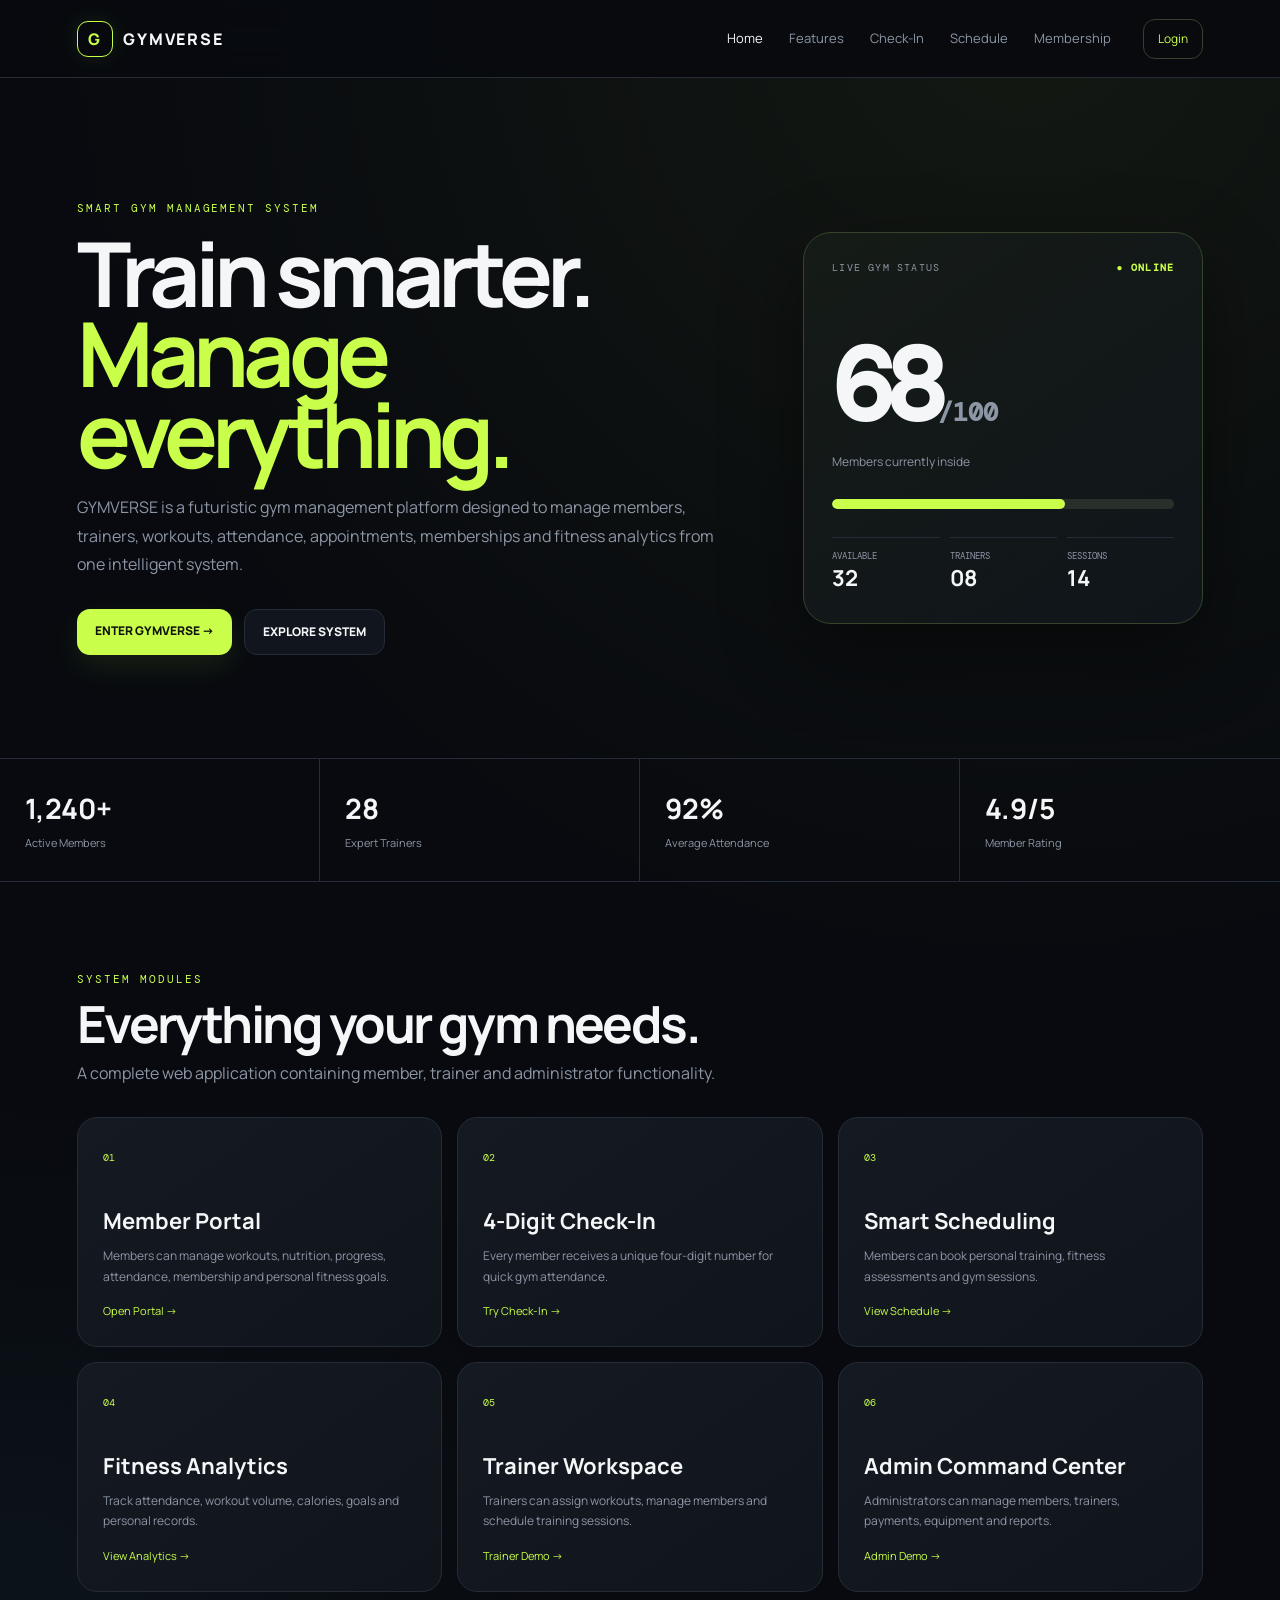
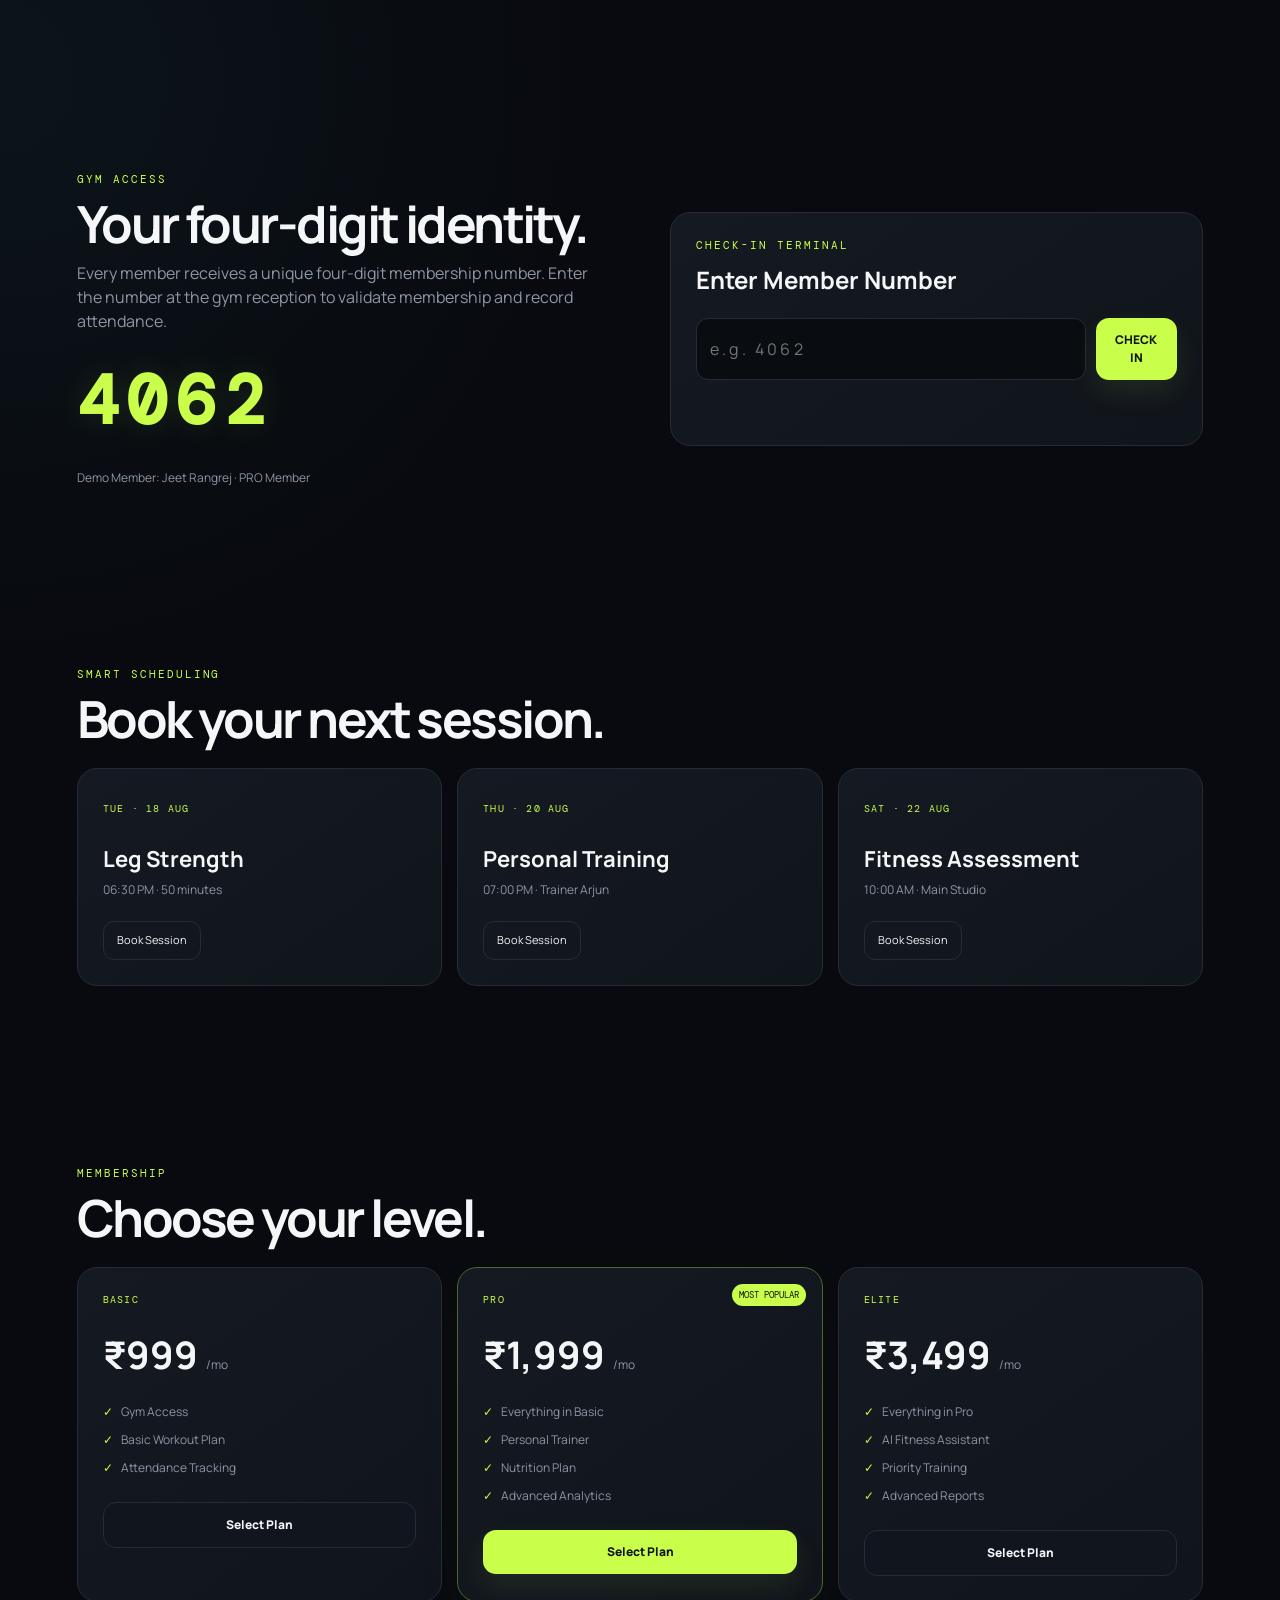
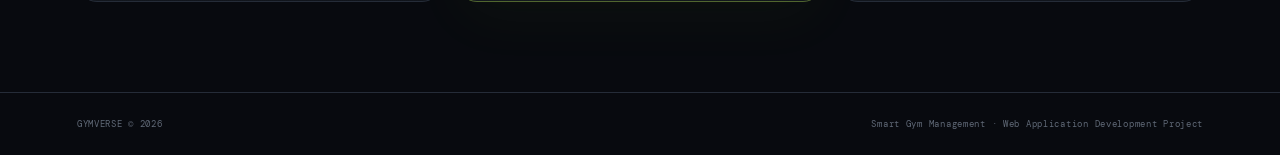
<file: index.html>
<!DOCTYPE html>
<html lang="en">
<head>
    <meta charset="UTF-8">
    <meta name="viewport" content="width=device-width, initial-scale=1.0">

    <meta name="description"
          content="GYMVERSE - Smart and futuristic gym management system">

    <title>GYMVERSE | Smart Gym Management</title>

    <!-- Main stylesheet -->
    <link rel="stylesheet" href="style.css">
</head>

<body>

    <!-- ================= HEADER ================= -->
    <header class="site-header">

        <!-- Logo -->
        <a href="index.html" class="brand">
            <span class="brand-mark">G</span>
            <span>GYMVERSE</span>
        </a>

        <!-- Navigation -->
        <nav class="main-nav">
            <a href="index.html" class="active">Home</a>
            <a href="#features">Features</a>
            <a href="#checkin">Check-In</a>
            <a href="#schedule">Schedule</a>
            <a href="#membership">Membership</a>
        </nav>

        <!-- Login -->
        <a href="login.html" class="header-btn">
            Login
        </a>

    </header>


    <!-- ================= MAIN CONTENT ================= -->
    <main>

        <!-- ================= HERO SECTION ================= -->
        <section class="hero">

            <!-- Hero Text -->
            <div class="hero-content">

                <p class="kicker">
                    SMART GYM MANAGEMENT SYSTEM
                </p>

                <h1>
                    Train smarter.<br>
                    <span>Manage everything.</span>
                </h1>

                <p class="hero-text">
                    GYMVERSE is a futuristic gym management platform
                    designed to manage members, trainers, workouts,
                    attendance, appointments, memberships and fitness
                    analytics from one intelligent system.
                </p>

                <div class="hero-actions">

                    <a href="login.html" class="btn primary">
                        ENTER GYMVERSE →
                    </a>

                    <a href="#features" class="btn secondary">
                        EXPLORE SYSTEM
                    </a>

                </div>

            </div>


            <!-- Live Gym Console -->
            <div class="hero-console">

                <div class="console-top">

                    <span>
                        LIVE GYM STATUS
                    </span>

                    <b>
                        ● ONLINE
                    </b>

                </div>

                <div class="console-number">
                    68<span>/100</span>
                </div>

                <p>
                    Members currently inside
                </p>

                <div class="occupancy">
                    <i></i>
                </div>

                <div class="console-grid">

                    <div>
                        <small>AVAILABLE</small>
                        <strong>32</strong>
                    </div>

                    <div>
                        <small>TRAINERS</small>
                        <strong>08</strong>
                    </div>

                    <div>
                        <small>SESSIONS</small>
                        <strong>14</strong>
                    </div>

                </div>

            </div>

        </section>


        <!-- ================= STATISTICS ================= -->
        <section class="stats-strip">

            <div>
                <strong>1,240+</strong>
                <span>Active Members</span>
            </div>

            <div>
                <strong>28</strong>
                <span>Expert Trainers</span>
            </div>

            <div>
                <strong>92%</strong>
                <span>Average Attendance</span>
            </div>

            <div>
                <strong>4.9/5</strong>
                <span>Member Rating</span>
            </div>

        </section>


        <!-- ================= FEATURES ================= -->
        <section id="features" class="section">

            <div class="section-heading">

                <p class="kicker">
                    SYSTEM MODULES
                </p>

                <h2>
                    Everything your gym needs.
                </h2>

                <p>
                    A complete web application containing member,
                    trainer and administrator functionality.
                </p>

            </div>


            <div class="feature-grid">

                <!-- Feature 1 -->
                <article class="feature-card">

                    <span>01</span>

                    <h3>
                        Member Portal
                    </h3>

                    <p>
                        Members can manage workouts, nutrition,
                        progress, attendance, membership and
                        personal fitness goals.
                    </p>

                    <a href="login.html">
                        Open Portal →
                    </a>

                </article>


                <!-- Feature 2 -->
                <article class="feature-card">

                    <span>02</span>

                    <h3>
                        4-Digit Check-In
                    </h3>

                    <p>
                        Every member receives a unique four-digit
                        number for quick gym attendance.
                    </p>

                    <a href="#checkin">
                        Try Check-In →
                    </a>

                </article>


                <!-- Feature 3 -->
                <article class="feature-card">

                    <span>03</span>

                    <h3>
                        Smart Scheduling
                    </h3>

                    <p>
                        Members can book personal training,
                        fitness assessments and gym sessions.
                    </p>

                    <a href="#schedule">
                        View Schedule →
                    </a>

                </article>


                <!-- Feature 4 -->
                <article class="feature-card">

                    <span>04</span>

                    <h3>
                        Fitness Analytics
                    </h3>

                    <p>
                        Track attendance, workout volume,
                        calories, goals and personal records.
                    </p>

                    <a href="login.html">
                        View Analytics →
                    </a>

                </article>


                <!-- Feature 5 -->
                <article class="feature-card">

                    <span>05</span>

                    <h3>
                        Trainer Workspace
                    </h3>

                    <p>
                        Trainers can assign workouts, manage
                        members and schedule training sessions.
                    </p>

                    <a href="admin.html">
                        Trainer Demo →
                    </a>

                </article>


                <!-- Feature 6 -->
                <article class="feature-card">

                    <span>06</span>

                    <h3>
                        Admin Command Center
                    </h3>

                    <p>
                        Administrators can manage members,
                        trainers, payments, equipment and reports.
                    </p>

                    <a href="admin.html">
                        Admin Demo →
                    </a>

                </article>

            </div>

        </section>


        <!-- ================= MEMBER CHECK-IN ================= -->
        <section id="checkin" class="section split">

            <!-- Member Information -->
            <div>

                <p class="kicker">
                    GYM ACCESS
                </p>

                <h2>
                    Your four-digit identity.
                </h2>

                <p class="section-copy">

                    Every member receives a unique four-digit
                    membership number.

                    Enter the number at the gym reception
                    to validate membership and record attendance.

                </p>

                <div class="member-number">
                    4062
                </div>

                <p class="muted">
                    Demo Member: Jeet Rangrej
                    · PRO Member
                </p>

            </div>


            <!-- Check-In Terminal -->
            <div class="panel">

                <p class="kicker">
                    CHECK-IN TERMINAL
                </p>

                <h3>
                    Enter Member Number
                </h3>

                <form id="checkinForm">

                    <input
                        type="text"
                        id="memberNumber"
                        inputmode="numeric"
                        maxlength="4"
                        pattern="[0-9]{4}"
                        placeholder="e.g. 4062"
                        required
                    >

                    <button
                        type="submit"
                        class="btn primary"
                    >
                        CHECK IN
                    </button>

                </form>

                <div
                    id="checkinResult"
                    class="result"
                    aria-live="polite">
                </div>

            </div>

        </section>


        <!-- ================= SCHEDULE ================= -->
        <section id="schedule" class="section">

            <div class="section-heading compact">

                <p class="kicker">
                    SMART SCHEDULING
                </p>

                <h2>
                    Book your next session.
                </h2>

            </div>


            <div class="schedule-grid">

                <!-- Session 1 -->
                <article class="session">

                    <small>
                        TUE · 18 AUG
                    </small>

                    <h3>
                        Leg Strength
                    </h3>

                    <p>
                        06:30 PM · 50 minutes
                    </p>

                    <button
                        class="book-btn"
                        data-session="Leg Strength">
                        Book Session
                    </button>

                </article>


                <!-- Session 2 -->
                <article class="session">

                    <small>
                        THU · 20 AUG
                    </small>

                    <h3>
                        Personal Training
                    </h3>

                    <p>
                        07:00 PM · Trainer Arjun
                    </p>

                    <button
                        class="book-btn"
                        data-session="Personal Training">
                        Book Session
                    </button>

                </article>


                <!-- Session 3 -->
                <article class="session">

                    <small>
                        SAT · 22 AUG
                    </small>

                    <h3>
                        Fitness Assessment
                    </h3>

                    <p>
                        10:00 AM · Main Studio
                    </p>

                    <button
                        class="book-btn"
                        data-session="Fitness Assessment">
                        Book Session
                    </button>

                </article>

            </div>

        </section>


        <!-- ================= MEMBERSHIP ================= -->
        <section id="membership" class="section">

            <div class="section-heading compact">

                <p class="kicker">
                    MEMBERSHIP
                </p>

                <h2>
                    Choose your level.
                </h2>

            </div>


            <div class="plans">

                <!-- Basic -->
                <article class="plan">

                    <p>BASIC</p>

                    <h3>
                        ₹999
                        <span>/mo</span>
                    </h3>

                    <ul>
                        <li>Gym Access</li>
                        <li>Basic Workout Plan</li>
                        <li>Attendance Tracking</li>
                    </ul>

                    <button
                        class="btn secondary plan-btn"
                        data-plan="BASIC">
                        Select Plan
                    </button>

                </article>


                <!-- Pro -->
                <article class="plan featured">

                    <div class="popular">
                        MOST POPULAR
                    </div>

                    <p>PRO</p>

                    <h3>
                        ₹1,999
                        <span>/mo</span>
                    </h3>

                    <ul>
                        <li>Everything in Basic</li>
                        <li>Personal Trainer</li>
                        <li>Nutrition Plan</li>
                        <li>Advanced Analytics</li>
                    </ul>

                    <button
                        class="btn primary plan-btn"
                        data-plan="PRO">
                        Select Plan
                    </button>

                </article>


                <!-- Elite -->
                <article class="plan">

                    <p>ELITE</p>

                    <h3>
                        ₹3,499
                        <span>/mo</span>
                    </h3>

                    <ul>
                        <li>Everything in Pro</li>
                        <li>AI Fitness Assistant</li>
                        <li>Priority Training</li>
                        <li>Advanced Reports</li>
                    </ul>

                    <button
                        class="btn secondary plan-btn"
                        data-plan="ELITE">
                        Select Plan
                    </button>

                </article>

            </div>

        </section>

    </main>


    <!-- ================= FOOTER ================= -->
    <footer>

        <span>
            GYMVERSE © 2026
        </span>

        <span>
            Smart Gym Management · Web Application Development Project
        </span>

    </footer>


    <!-- Notification -->
    <div
        id="toast"
        class="toast">
    </div>


    <!-- JavaScript -->
    <script src="script.js"></script>

</body>
</html>
</file>
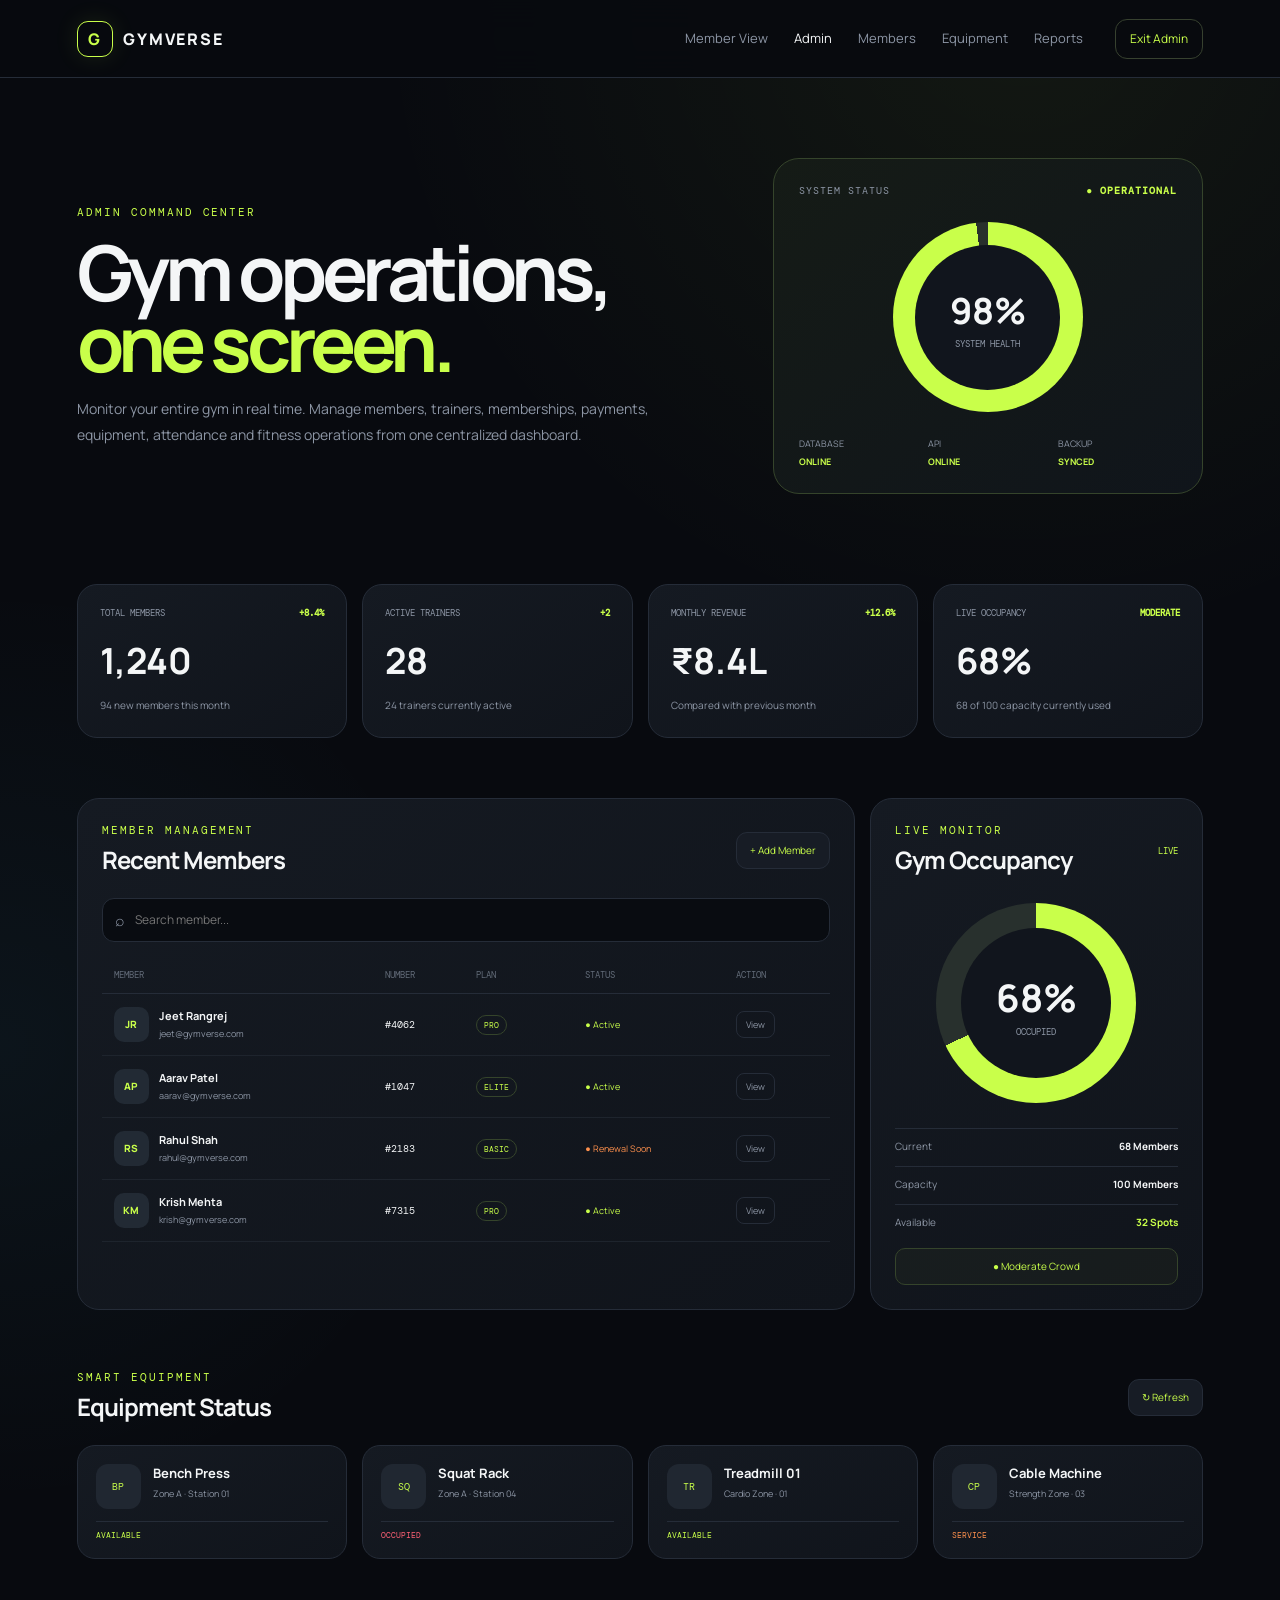
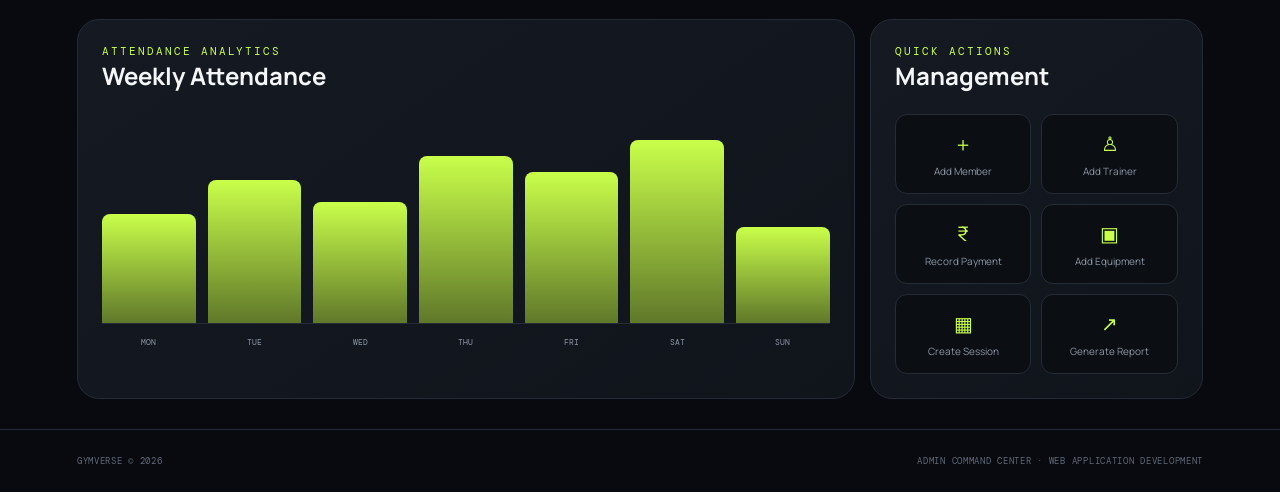
<file: admin.html>
<!DOCTYPE html>
<html lang="en">

<head>

    <meta charset="UTF-8">

    <meta
        name="viewport"
        content="width=device-width, initial-scale=1.0"
    >

    <meta
        name="description"
        content="GYMVERSE Admin Command Center"
    >

    <title>GYMVERSE | Admin Command Center</title>

    <link rel="stylesheet" href="style.css">

</head>


<body>


<!-- =====================================================
     HEADER
     ===================================================== -->

<header class="site-header">

    <a href="index.html" class="brand">

        <span class="brand-mark">
            G
        </span>

        <span>
            GYMVERSE
        </span>

    </a>


    <nav class="main-nav">

        <a href="index.html">
            Member View
        </a>

        <a href="admin.html" class="active">
            Admin
        </a>

        <a href="#members">
            Members
        </a>

        <a href="#equipment">
            Equipment
        </a>

        <a href="#reports">
            Reports
        </a>

    </nav>


    <a
        href="index.html"
        class="header-btn"
    >
        Exit Admin
    </a>

</header>



<!-- =====================================================
     MAIN
     ===================================================== -->

<main>


<!-- =====================================================
     ADMIN HERO
     ===================================================== -->

<section class="admin-hero">

    <div>

        <p class="kicker">
            ADMIN COMMAND CENTER
        </p>

        <h1>
            Gym operations,
            <br>
            <span>
                one screen.
            </span>
        </h1>

        <p class="admin-description">

            Monitor your entire gym in real time.

            Manage members, trainers, memberships,
            payments, equipment, attendance and
            fitness operations from one centralized
            dashboard.

        </p>

    </div>


    <!-- System Status -->

    <div class="system-status">

        <div class="status-header">

            <span>
                SYSTEM STATUS
            </span>

            <b>
                ● OPERATIONAL
            </b>

        </div>


        <div class="system-circle">

            <div>

                <strong>
                    98%
                </strong>

                <small>
                    SYSTEM HEALTH
                </small>

            </div>

        </div>


        <div class="system-details">

            <span>
                DATABASE
                <b>ONLINE</b>
            </span>

            <span>
                API
                <b>ONLINE</b>
            </span>

            <span>
                BACKUP
                <b>SYNCED</b>
            </span>

        </div>

    </div>

</section>



<!-- =====================================================
     KEY STATISTICS
     ===================================================== -->

<section class="admin-section">


    <div class="admin-stat-grid">


        <article class="admin-stat">

            <div class="admin-stat-top">

                <span>
                    TOTAL MEMBERS
                </span>

                <b>
                    +8.4%
                </b>

            </div>

            <strong>
                1,240
            </strong>

            <small>
                94 new members this month
            </small>

        </article>


        <article class="admin-stat">

            <div class="admin-stat-top">

                <span>
                    ACTIVE TRAINERS
                </span>

                <b>
                    +2
                </b>

            </div>

            <strong>
                28
            </strong>

            <small>
                24 trainers currently active
            </small>

        </article>


        <article class="admin-stat">

            <div class="admin-stat-top">

                <span>
                    MONTHLY REVENUE
                </span>

                <b>
                    +12.6%
                </b>

            </div>

            <strong>
                ₹8.4L
            </strong>

            <small>
                Compared with previous month
            </small>

        </article>


        <article class="admin-stat">

            <div class="admin-stat-top">

                <span>
                    LIVE OCCUPANCY
                </span>

                <b>
                    MODERATE
                </b>

            </div>

            <strong>
                68%
            </strong>

            <small>
                68 of 100 capacity currently used
            </small>

        </article>


    </div>

</section>



<!-- =====================================================
     MEMBERS + GYM OCCUPANCY
     ===================================================== -->

<section
    class="admin-section"
    id="members"
>


    <div class="admin-grid">


        <!-- MEMBERS -->

        <article class="admin-panel large-panel">

            <div class="panel-heading">

                <div>

                    <p class="kicker">
                        MEMBER MANAGEMENT
                    </p>

                    <h2>
                        Recent Members
                    </h2>

                </div>


                <button
                    class="admin-action"
                    id="addMemberButton"
                >
                    + Add Member
                </button>

            </div>


            <!-- Search -->

            <div class="search-box">

                <span>
                    ⌕
                </span>

                <input
                    type="search"
                    id="memberSearch"
                    placeholder="Search member..."
                >

            </div>


            <!-- Member Table -->

            <div class="table-container">

                <table>

                    <thead>

                        <tr>

                            <th>
                                MEMBER
                            </th>

                            <th>
                                NUMBER
                            </th>

                            <th>
                                PLAN
                            </th>

                            <th>
                                STATUS
                            </th>

                            <th>
                                ACTION
                            </th>

                        </tr>

                    </thead>


                    <tbody id="memberTable">


                        <tr>

                            <td>

                                <div class="table-member">

                                    <div class="table-avatar">
                                        JR
                                    </div>

                                    <div>

                                        <strong>
                                            Jeet Rangrej
                                        </strong>

                                        <small>
                                            jeet@gymverse.com
                                        </small>

                                    </div>

                                </div>

                            </td>


                            <td>
                                <span class="member-id">
                                    #4062
                                </span>
                            </td>


                            <td>
                                <span class="plan-tag">
                                    PRO
                                </span>
                            </td>


                            <td>
                                <span class="status-active">
                                    ● Active
                                </span>
                            </td>


                            <td>
                                <button class="view-btn">
                                    View
                                </button>
                            </td>

                        </tr>


                        <tr>

                            <td>

                                <div class="table-member">

                                    <div class="table-avatar">
                                        AP
                                    </div>

                                    <div>

                                        <strong>
                                            Aarav Patel
                                        </strong>

                                        <small>
                                            aarav@gymverse.com
                                        </small>

                                    </div>

                                </div>

                            </td>


                            <td>
                                <span class="member-id">
                                    #1047
                                </span>
                            </td>


                            <td>
                                <span class="plan-tag">
                                    ELITE
                                </span>
                            </td>


                            <td>
                                <span class="status-active">
                                    ● Active
                                </span>
                            </td>


                            <td>
                                <button class="view-btn">
                                    View
                                </button>
                            </td>

                        </tr>


                        <tr>

                            <td>

                                <div class="table-member">

                                    <div class="table-avatar">
                                        RS
                                    </div>

                                    <div>

                                        <strong>
                                            Rahul Shah
                                        </strong>

                                        <small>
                                            rahul@gymverse.com
                                        </small>

                                    </div>

                                </div>

                            </td>


                            <td>
                                <span class="member-id">
                                    #2183
                                </span>
                            </td>


                            <td>
                                <span class="plan-tag">
                                    BASIC
                                </span>
                            </td>


                            <td>
                                <span class="status-warning">
                                    ● Renewal Soon
                                </span>
                            </td>


                            <td>
                                <button class="view-btn">
                                    View
                                </button>
                            </td>

                        </tr>


                        <tr>

                            <td>

                                <div class="table-member">

                                    <div class="table-avatar">
                                        KM
                                    </div>

                                    <div>

                                        <strong>
                                            Krish Mehta
                                        </strong>

                                        <small>
                                            krish@gymverse.com
                                        </small>

                                    </div>

                                </div>

                            </td>


                            <td>
                                <span class="member-id">
                                    #7315
                                </span>
                            </td>


                            <td>
                                <span class="plan-tag">
                                    PRO
                                </span>
                            </td>


                            <td>
                                <span class="status-active">
                                    ● Active
                                </span>
                            </td>


                            <td>
                                <button class="view-btn">
                                    View
                                </button>
                            </td>

                        </tr>

                    </tbody>

                </table>

            </div>

        </article>



        <!-- OCCUPANCY -->

        <article class="admin-panel">

            <div class="panel-heading">

                <div>

                    <p class="kicker">
                        LIVE MONITOR
                    </p>

                    <h2>
                        Gym Occupancy
                    </h2>

                </div>

                <span class="live-dot">
                    LIVE
                </span>

            </div>


            <div class="occupancy-circle">

                <div>

                    <strong>
                        68%
                    </strong>

                    <small>
                        OCCUPIED
                    </small>

                </div>

            </div>


            <div class="occupancy-info">

                <div>

                    <span>
                        Current
                    </span>

                    <strong>
                        68 Members
                    </strong>

                </div>


                <div>

                    <span>
                        Capacity
                    </span>

                    <strong>
                        100 Members
                    </strong>

                </div>


                <div>

                    <span>
                        Available
                    </span>

                    <strong class="available">
                        32 Spots
                    </strong>

                </div>

            </div>


            <div class="crowd-status">

                <span>
                    ●
                </span>

                Moderate Crowd

            </div>

        </article>

    </div>

</section>



<!-- =====================================================
     EQUIPMENT
     ===================================================== -->

<section
    class="admin-section"
    id="equipment"
>


    <div class="panel-heading">

        <div>

            <p class="kicker">
                SMART EQUIPMENT
            </p>

            <h2>
                Equipment Status
            </h2>

        </div>

        <button
            class="admin-action"
            id="refreshEquipment"
        >
            ↻ Refresh
        </button>

    </div>


    <div class="equipment-grid">


        <article class="equipment-card">

            <div class="equipment-icon">
                BP
            </div>

            <div>

                <h3>
                    Bench Press
                </h3>

                <p>
                    Zone A · Station 01
                </p>

            </div>

            <span class="equipment-available">
                AVAILABLE
            </span>

        </article>


        <article class="equipment-card occupied">

            <div class="equipment-icon">
                SQ
            </div>

            <div>

                <h3>
                    Squat Rack
                </h3>

                <p>
                    Zone A · Station 04
                </p>

            </div>

            <span class="equipment-occupied">
                OCCUPIED
            </span>

        </article>


        <article class="equipment-card">

            <div class="equipment-icon">
                TR
            </div>

            <div>

                <h3>
                    Treadmill 01
                </h3>

                <p>
                    Cardio Zone · 01
                </p>

            </div>

            <span class="equipment-available">
                AVAILABLE
            </span>

        </article>


        <article class="equipment-card maintenance">

            <div class="equipment-icon">
                CP
            </div>

            <div>

                <h3>
                    Cable Machine
                </h3>

                <p>
                    Strength Zone · 03
                </p>

            </div>

            <span class="equipment-maintenance">
                SERVICE
            </span>

        </article>


    </div>

</section>



<!-- =====================================================
     REPORTS
     ===================================================== -->

<section
    class="admin-section"
    id="reports"
>


    <div class="admin-grid">


        <!-- ATTENDANCE -->

        <article class="admin-panel">

            <p class="kicker">
                ATTENDANCE ANALYTICS
            </p>

            <h2>
                Weekly Attendance
            </h2>


            <div class="chart">

                <div
                    class="chart-bar"
                    style="--height:55%"
                >
                    <span>MON</span>
                </div>

                <div
                    class="chart-bar"
                    style="--height:72%"
                >
                    <span>TUE</span>
                </div>

                <div
                    class="chart-bar"
                    style="--height:61%"
                >
                    <span>WED</span>
                </div>

                <div
                    class="chart-bar"
                    style="--height:84%"
                >
                    <span>THU</span>
                </div>

                <div
                    class="chart-bar"
                    style="--height:76%"
                >
                    <span>FRI</span>
                </div>

                <div
                    class="chart-bar"
                    style="--height:92%"
                >
                    <span>SAT</span>
                </div>

                <div
                    class="chart-bar"
                    style="--height:48%"
                >
                    <span>SUN</span>
                </div>

            </div>

        </article>



        <!-- QUICK ACTIONS -->

        <article class="admin-panel">

            <p class="kicker">
                QUICK ACTIONS
            </p>

            <h2>
                Management
            </h2>


            <div class="quick-actions">

                <button>
                    <span>＋</span>
                    Add Member
                </button>

                <button>
                    <span>♙</span>
                    Add Trainer
                </button>

                <button>
                    <span>₹</span>
                    Record Payment
                </button>

                <button>
                    <span>▣</span>
                    Add Equipment
                </button>

                <button>
                    <span>▦</span>
                    Create Session
                </button>

                <button>
                    <span>↗</span>
                    Generate Report
                </button>

            </div>

        </article>

    </div>

</section>



<!-- =====================================================
     FOOTER
     ===================================================== -->

<footer>

    <span>
        GYMVERSE © 2026
    </span>

    <span>
        ADMIN COMMAND CENTER · WEB APPLICATION DEVELOPMENT
    </span>

</footer>


</main>



<!-- =====================================================
     ADMIN JAVASCRIPT
     ===================================================== -->

<script>


/* =====================================================
   MEMBER SEARCH
   ===================================================== */

const memberSearch =
    document.getElementById(
        "memberSearch"
    );


const memberTable =
    document.getElementById(
        "memberTable"
    );


if (
    memberSearch &&
    memberTable
) {

    memberSearch.addEventListener(
        "input",
        function () {

            const search =
                memberSearch.value
                    .toLowerCase()
                    .trim();


            const rows =
                memberTable.querySelectorAll(
                    "tr"
                );


            rows.forEach(
                row => {

                    const text =
                        row.textContent
                            .toLowerCase();


                    if (
                        text.includes(search)
                    ) {

                        row.style.display =
                            "";

                    }

                    else {

                        row.style.display =
                            "none";

                    }

                }
            );

        }
    );

}


/* =====================================================
   VIEW MEMBER BUTTONS
   ===================================================== */

const viewButtons =
    document.querySelectorAll(
        ".view-btn"
    );


viewButtons.forEach(
    button => {

        button.addEventListener(
            "click",
            function () {

                alert(
                    "Member profile module will open here in the full database version."
                );

            }
        );

    }
);


/* =====================================================
   ADD MEMBER
   ===================================================== */

const addMemberButton =
    document.getElementById(
        "addMemberButton"
    );


if (addMemberButton) {

    addMemberButton.addEventListener(
        "click",
        function () {

            const name =
                prompt(
                    "Enter new member name:"
                );


            if (!name) {
                return;
            }


            const number =
                Math.floor(
                    1000 +
                    Math.random() * 9000
                );


            alert(
                `Member created successfully!\n\nName: ${name}\nMember Number: ${number}`
            );

        }
    );

}


/* =====================================================
   REFRESH EQUIPMENT
   ===================================================== */

const refreshEquipment =
    document.getElementById(
        "refreshEquipment"
    );


if (refreshEquipment) {

    refreshEquipment.addEventListener(
        "click",
        function () {

            refreshEquipment.textContent =
                "✓ Updated";


            setTimeout(
                () => {

                    refreshEquipment.textContent =
                        "↻ Refresh";

                },
                1800
            );

        }
    );

}


/* =====================================================
   QUICK ACTIONS
   ===================================================== */

const quickActions =
    document.querySelectorAll(
        ".quick-actions button"
    );


quickActions.forEach(
    button => {

        button.addEventListener(
            "click",
            function () {

                alert(
                    `${button.textContent.trim()} module is ready for backend/database integration.`
                );

            }
        );

    }
);


/* =====================================================
   ADMIN CARD REVEAL
   ===================================================== */

const adminCards =
    document.querySelectorAll(
        ".admin-stat, .admin-panel, .equipment-card"
    );


if (
    "IntersectionObserver"
    in window
) {

    const observer =
        new IntersectionObserver(
            entries => {

                entries.forEach(
                    entry => {

                        if (
                            entry.isIntersecting
                        ) {

                            entry.target.classList.add(
                                "visible"
                            );

                            observer.unobserve(
                                entry.target
                            );

                        }

                    }
                );

            },
            {
                threshold: 0.1
            }
        );


    adminCards.forEach(
        card => {

            observer.observe(
                card
            );

        }
    );

}


</script>



<!-- =====================================================
     ADMIN PAGE CSS
     ===================================================== -->

<style>

/* =====================================================
   ADMIN HERO
   ===================================================== */

.admin-hero {

    max-width:1400px;

    margin:auto;

    padding:80px 6vw 60px;

    display:grid;

    grid-template-columns:
        1.2fr .8fr;

    gap:50px;

    align-items:center;

}


.admin-hero h1 {

    font-size:
        clamp(
            48px,
            6vw,
            82px
        );

    line-height:.92;

    letter-spacing:-.07em;

    margin:18px 0;

}


.admin-hero h1 span {

    color:var(--lime);

}


.admin-description {

    max-width:650px;

    color:var(--muted);

    font-size:14px;

    line-height:1.8;

}


/* =====================================================
   SYSTEM STATUS
   ===================================================== */

.system-status {

    background:
        linear-gradient(
            145deg,
            #151b16,
            #10151b
        );

    border:1px solid #35442b;

    border-radius:26px;

    padding:25px;

}


.status-header {

    display:flex;

    justify-content:space-between;

    color:var(--muted);

    font:
        10px
        "DM Mono",
        monospace;

    letter-spacing:.1em;

}


.status-header b {

    color:var(--lime);

}


.system-circle {

    width:190px;

    height:190px;

    margin:25px auto;

    border-radius:50%;

    display:grid;

    place-items:center;

    background:
        conic-gradient(
            var(--lime) 0 98%,
            #29302c 98%
        );

}


.system-circle > div {

    width:145px;

    height:145px;

    border-radius:50%;

    background:var(--panel);

    display:grid;

    place-items:center;

    align-content:center;

    text-align:center;

}


.system-circle strong {

    font-size:36px;

}


.system-circle small {

    color:var(--muted);

    font:
        9px
        "DM Mono",
        monospace;

}


.system-details {

    display:grid;

    grid-template-columns:
        repeat(3,1fr);

    gap:10px;

}


.system-details span {

    color:var(--muted);

    font-size:9px;

}


.system-details b {

    display:block;

    color:var(--lime);

    margin-top:4px;

}


/* =====================================================
   ADMIN SECTIONS
   ===================================================== */

.admin-section {

    max-width:1400px;

    margin:auto;

    padding:30px 6vw;

}


.admin-stat-grid {

    display:grid;

    grid-template-columns:
        repeat(4,1fr);

    gap:15px;

}


.admin-stat {

    background:
        linear-gradient(
            145deg,
            #151a22,
            #10141b
        );

    border:1px solid var(--line);

    border-radius:20px;

    padding:22px;

    transition:.3s;

}


.admin-stat:hover {

    transform:translateY(-3px);

    border-color:#3a4654;

}


.admin-stat-top {

    display:flex;

    justify-content:space-between;

    color:var(--muted);

    font:
        9px
        "DM Mono",
        monospace;

}


.admin-stat-top b {

    color:var(--lime);

}


.admin-stat > strong {

    display:block;

    font-size:36px;

    margin:15px 0 3px;

}


.admin-stat > small {

    color:var(--muted);

    font-size:10px;

}


/* =====================================================
   ADMIN GRID
   ===================================================== */

.admin-grid {

    display:grid;

    grid-template-columns:
        1.4fr .6fr;

    gap:15px;

}


.admin-panel {

    background:
        linear-gradient(
            145deg,
            #151a22,
            #10141b
        );

    border:1px solid var(--line);

    border-radius:22px;

    padding:24px;

}


.panel-heading {

    display:flex;

    justify-content:space-between;

    align-items:center;

    margin-bottom:20px;

}


.panel-heading h2 {

    font-size:24px;

    letter-spacing:-.04em;

    margin-top:5px;

}


.admin-action {

    border:1px solid var(--line);

    background:var(--panel2);

    color:var(--lime);

    border-radius:11px;

    padding:10px 13px;

    font-size:10px;

}


.admin-action:hover {

    border-color:var(--lime);

}


/* =====================================================
   SEARCH
   ===================================================== */

.search-box {

    display:flex;

    align-items:center;

    gap:10px;

    background:#090c11;

    border:1px solid var(--line);

    border-radius:12px;

    padding:0 12px;

    margin-bottom:15px;

}


.search-box span {

    color:var(--muted);

}


.search-box input {

    width:100%;

    background:transparent;

    border:0;

    outline:0;

    color:var(--text);

    padding:12px 0;

    font-size:12px;

}


/* =====================================================
   TABLE
   ===================================================== */

.table-container {

    overflow-x:auto;

}


table {

    width:100%;

    border-collapse:collapse;

}


th {

    color:#626b78;

    text-align:left;

    font:
        9px
        "DM Mono",
        monospace;

    padding:12px;

    border-bottom:1px solid var(--line);

}


td {

    padding:13px 12px;

    border-bottom:1px solid #1e242d;

    font-size:11px;

}


.table-member {

    display:flex;

    align-items:center;

    gap:10px;

}


.table-avatar {

    width:35px;

    height:35px;

    border-radius:10px;

    display:grid;

    place-items:center;

    background:#222a34;

    color:var(--lime);

    font-size:10px;

    font-weight:800;

}


.table-member strong {

    display:block;

}


.table-member small {

    color:var(--muted);

    font-size:9px;

}


.member-id {

    font:
        10px
        "DM Mono",
        monospace;

    color:var(--text);

}


.plan-tag {

    color:var(--lime);

    border:1px solid #35442b;

    padding:4px 7px;

    border-radius:20px;

    font:
        8px
        "DM Mono",
        monospace;

}


.status-active {

    color:var(--lime);

    font-size:9px;

}


.status-warning {

    color:var(--orange);

    font-size:9px;

}


.view-btn {

    background:transparent;

    border:1px solid var(--line);

    color:var(--muted);

    border-radius:8px;

    padding:6px 9px;

    font-size:9px;

}


.view-btn:hover {

    color:var(--lime);

    border-color:var(--lime);

}


/* =====================================================
   OCCUPANCY
   ===================================================== */

.live-dot {

    color:var(--lime);

    font:
        9px
        "DM Mono",
        monospace;

}


.occupancy-circle {

    width:200px;

    height:200px;

    margin:25px auto;

    border-radius:50%;

    background:
        conic-gradient(
            var(--lime) 0 68%,
            #28302d 68%
        );

    display:grid;

    place-items:center;

}


.occupancy-circle > div {

    width:150px;

    height:150px;

    border-radius:50%;

    background:var(--panel);

    display:grid;

    place-items:center;

    align-content:center;

    text-align:center;

}


.occupancy-circle strong {

    font-size:38px;

}


.occupancy-circle small {

    color:var(--muted);

    font:
        9px
        "DM Mono",
        monospace;

}


.occupancy-info {

    display:grid;

    gap:12px;

}


.occupancy-info div {

    display:flex;

    justify-content:space-between;

    border-top:1px solid var(--line);

    padding-top:10px;

}


.occupancy-info span {

    color:var(--muted);

    font-size:10px;

}


.occupancy-info strong {

    font-size:10px;

}


.available {

    color:var(--lime);

}


.crowd-status {

    margin-top:18px;

    background:#c9ff4a08;

    border:1px solid #35442b;

    padding:10px;

    border-radius:10px;

    text-align:center;

    color:var(--lime);

    font-size:10px;

}


/* =====================================================
   EQUIPMENT
   ===================================================== */

.equipment-grid {

    display:grid;

    grid-template-columns:
        repeat(4,1fr);

    gap:15px;

}


.equipment-card {

    display:grid;

    grid-template-columns:auto 1fr;

    gap:12px;

    background:
        linear-gradient(
            145deg,
            #151a22,
            #10141b
        );

    border:1px solid var(--line);

    border-radius:18px;

    padding:18px;

    position:relative;

}


.equipment-icon {

    width:45px;

    height:45px;

    display:grid;

    place-items:center;

    border-radius:12px;

    background:#202731;

    color:var(--lime);

    font:
        10px
        "DM Mono",
        monospace;

}


.equipment-card h3 {

    font-size:13px;

}


.equipment-card p {

    color:var(--muted);

    font-size:9px;

    margin-top:3px;

}


.equipment-card > span {

    grid-column:1/-1;

    font:
        8px
        "DM Mono",
        monospace;

    padding-top:8px;

    border-top:1px solid var(--line);

}


.equipment-available {

    color:var(--lime);

}


.equipment-occupied {

    color:var(--danger);

}


.equipment-maintenance {

    color:var(--orange);

}


/* =====================================================
   CHART
   ===================================================== */

.chart {

    height:230px;

    display:flex;

    align-items:end;

    gap:12px;

    padding-top:30px;

    border-bottom:1px solid var(--line);

}


.chart-bar {

    flex:1;

    height:var(--height);

    min-height:25px;

    background:
        linear-gradient(
            180deg,
            var(--lime),
            #60782a
        );

    border-radius:
        8px 8px 0 0;

    position:relative;

    animation:
        chartRise .8s ease-out;

}


.chart-bar span {

    position:absolute;

    bottom:-24px;

    left:50%;

    transform:translateX(-50%);

    color:var(--muted);

    font:
        8px
        "DM Mono",
        monospace;

}


@keyframes chartRise {

    from {

        height:0;

    }

}


/* =====================================================
   QUICK ACTIONS
   ===================================================== */

.quick-actions {

    display:grid;

    grid-template-columns:
        1fr 1fr;

    gap:10px;

    margin-top:20px;

}


.quick-actions button {

    border:1px solid var(--line);

    background:#0b0f14;

    color:var(--muted);

    padding:14px 10px;

    border-radius:12px;

    font-size:10px;

    transition:.2s;

}


.quick-actions button span {

    display:block;

    color:var(--lime);

    font-size:20px;

    margin-bottom:5px;

}


.quick-actions button:hover {

    color:var(--text);

    border-color:var(--lime);

    transform:translateY(-2px);

}


/* =====================================================
   ANIMATION
   ===================================================== */

.admin-stat,
.admin-panel,
.equipment-card {

    opacity:0;

    transform:translateY(18px);

    transition:
        opacity .6s ease,
        transform .6s ease;

}


.admin-stat.visible,
.admin-panel.visible,
.equipment-card.visible {

    opacity:1;

    transform:translateY(0);

}


/* =====================================================
   ADMIN RESPONSIVE
   ===================================================== */

@media(max-width:1000px) {

    .admin-hero {

        grid-template-columns:1fr;

    }

    .admin-stat-grid {

        grid-template-columns:
            repeat(2,1fr);

    }

    .admin-grid {

        grid-template-columns:1fr;

    }

    .equipment-grid {

        grid-template-columns:
            repeat(2,1fr);

    }

}


@media(max-width:650px) {

    .admin-hero {

        padding:55px 18px 40px;

    }

    .admin-section {

        padding:
            25px 18px;

    }

    .admin-stat-grid {

        grid-template-columns:1fr;

    }

    .equipment-grid {

        grid-template-columns:1fr;

    }

    .system-details {

        grid-template-columns:1fr;

    }

    .system-details span {

        border-top:1px solid var(--line);

        padding-top:8px;

    }

    .panel-heading {

        align-items:flex-start;

        gap:10px;

    }

    .panel-heading h2 {

        font-size:20px;

    }

    .admin-hero h1 {

        font-size:50px;

    }

    .quick-actions {

        grid-template-columns:1fr;

    }

}

</style>

</body>

</html>
</file>
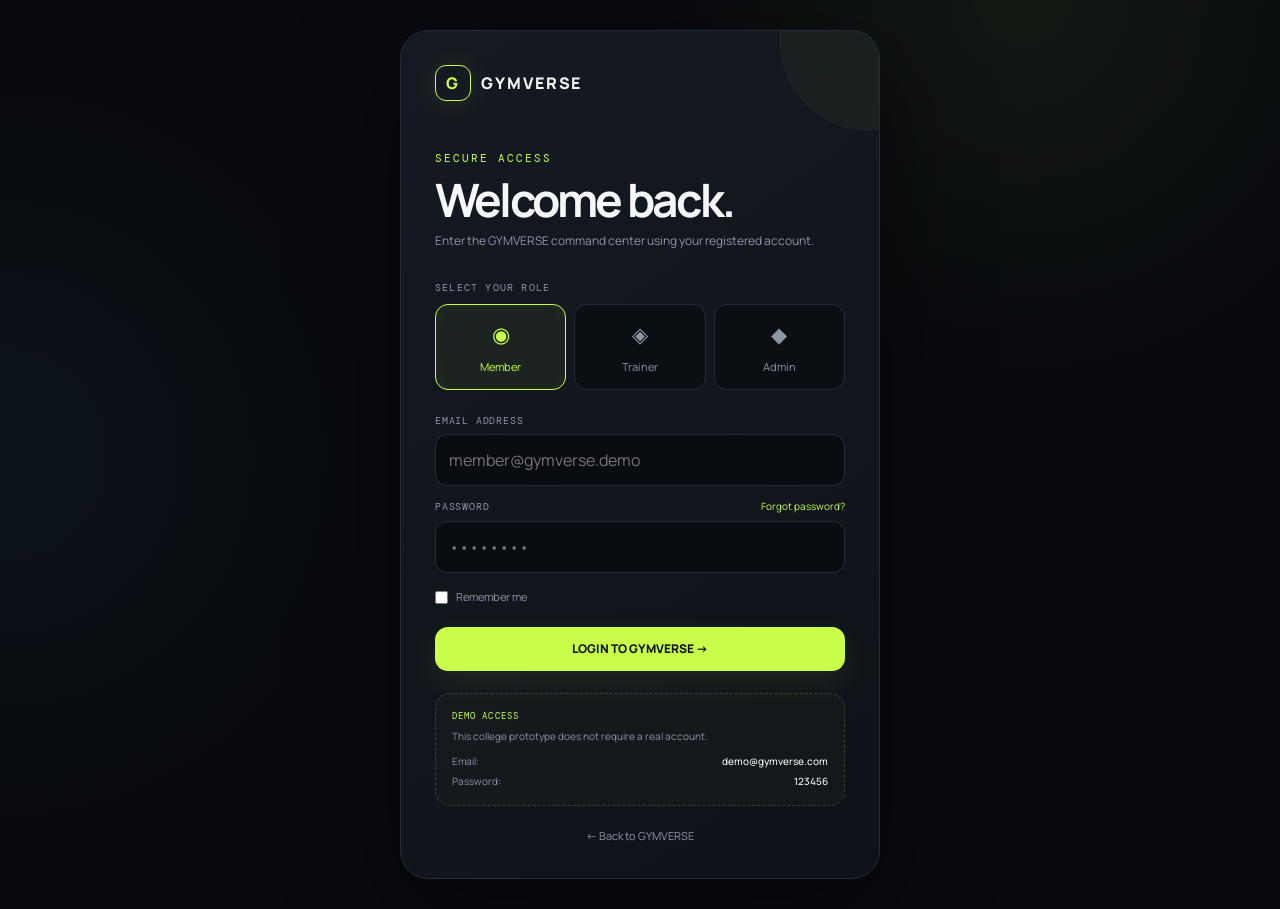
<file: login.html>
<!DOCTYPE html>
<html lang="en">

<head>

    <meta charset="UTF-8">

    <meta
        name="viewport"
        content="width=device-width, initial-scale=1.0"
    >

    <meta
        name="description"
        content="GYMVERSE secure login portal"
    >

    <title>GYMVERSE | Login</title>

    <!-- Main stylesheet -->
    <link rel="stylesheet" href="style.css">

</head>


<body>


    <!-- =====================================================
         LOGIN CONTAINER
         ===================================================== -->

    <main class="auth-page">


        <section class="auth-card">


            <!-- ================= BRAND ================= -->

            <a
                href="index.html"
                class="brand"
            >

                <span class="brand-mark">
                    G
                </span>

                <span>
                    GYMVERSE
                </span>

            </a>


            <!-- ================= HEADING ================= -->

            <p class="kicker">
                SECURE ACCESS
            </p>

            <h1>
                Welcome back.
            </h1>

            <p class="auth-description">
                Enter the GYMVERSE command center
                using your registered account.
            </p>


            <!-- ================= ROLE SELECTION ================= -->

            <div class="role-heading">

                <span>
                    SELECT YOUR ROLE
                </span>

            </div>


            <div class="role-grid">


                <button
                    type="button"
                    class="role-button selected"
                    data-role="Member"
                >

                    <span class="role-icon">
                        ◉
                    </span>

                    <span>
                        Member
                    </span>

                </button>


                <button
                    type="button"
                    class="role-button"
                    data-role="Trainer"
                >

                    <span class="role-icon">
                        ◈
                    </span>

                    <span>
                        Trainer
                    </span>

                </button>


                <button
                    type="button"
                    class="role-button"
                    data-role="Admin"
                >

                    <span class="role-icon">
                        ◆
                    </span>

                    <span>
                        Admin
                    </span>

                </button>


            </div>


            <!-- ================= LOGIN FORM ================= -->

            <form
                id="loginForm"
                class="login-form"
            >


                <!-- Email -->

                <div class="form-group">

                    <label for="email">
                        EMAIL ADDRESS
                    </label>

                    <input
                        type="email"
                        id="email"
                        name="email"
                        placeholder="member@gymverse.demo"
                        autocomplete="email"
                        required
                    >

                </div>


                <!-- Password -->

                <div class="form-group">

                    <div class="password-label">

                        <label for="password">
                            PASSWORD
                        </label>

                        <a href="#">
                            Forgot password?
                        </a>

                    </div>


                    <input
                        type="password"
                        id="password"
                        name="password"
                        placeholder="••••••••"
                        autocomplete="current-password"
                        minlength="6"
                        required
                    >

                </div>


                <!-- Remember -->

                <label class="remember">

                    <input
                        type="checkbox"
                        id="remember"
                    >

                    <span>
                        Remember me
                    </span>

                </label>


                <!-- Login -->

                <button
                    type="submit"
                    class="btn primary login-button"
                >

                    LOGIN TO GYMVERSE →

                </button>


            </form>


            <!-- ================= DEMO INFORMATION ================= -->

            <div class="demo-box">

                <div class="demo-title">
                    DEMO ACCESS
                </div>

                <p>
                    This college prototype does not
                    require a real account.
                </p>

                <div class="demo-details">

                    <span>
                        Email:
                    </span>

                    <b>
                        demo@gymverse.com
                    </b>

                </div>

                <div class="demo-details">

                    <span>
                        Password:
                    </span>

                    <b>
                        123456
                    </b>

                </div>

            </div>


            <!-- ================= BACK ================= -->

            <a
                href="index.html"
                class="back-link"
            >

                ← Back to GYMVERSE

            </a>


        </section>

    </main>


    <!-- =====================================================
         LOGIN PAGE JAVASCRIPT
         ===================================================== -->

    <script>

        /* =================================================
           ROLE SELECTION
           ================================================= */

        const roleButtons =
            document.querySelectorAll(
                ".role-button"
            );


        let selectedRole = "Member";


        roleButtons.forEach(
            button => {

                button.addEventListener(
                    "click",
                    function () {


                        /* Remove previous selection */

                        roleButtons.forEach(
                            item => {

                                item.classList.remove(
                                    "selected"
                                );

                            }
                        );


                        /* Select current role */

                        button.classList.add(
                            "selected"
                        );


                        selectedRole =
                            button.dataset.role;


                    }
                );

            }
        );


        /* =================================================
           LOGIN FORM
           ================================================= */

        const loginForm =
            document.getElementById(
                "loginForm"
            );


        loginForm.addEventListener(
            "submit",
            function (event) {

                event.preventDefault();


                const email =
                    document.getElementById(
                        "email"
                    ).value.trim();


                const password =
                    document.getElementById(
                        "password"
                    ).value.trim();


                /* Basic validation */

                if (
                    email === "" ||
                    password === ""
                ) {

                    alert(
                        "Please enter your email and password."
                    );

                    return;

                }


                /* Demo login */

                if (
                    email ===
                    "demo@gymverse.com" &&
                    password ===
                    "123456"
                ) {


                    /* Save login information */

                    localStorage.setItem(
                        "gymverseLoggedIn",
                        "true"
                    );


                    localStorage.setItem(
                        "gymverseRole",
                        selectedRole
                    );


                    /* Redirect according to role */

                    if (
                        selectedRole ===
                        "Admin"
                    ) {

                        window.location.href =
                            "admin.html";

                    }

                    else if (
                        selectedRole ===
                        "Trainer"
                    ) {

                        window.location.href =
                            "admin.html";

                    }

                    else {

                        window.location.href =
                            "member.html";

                    }

                }

                else {

                    alert(
                        "Invalid demo credentials.\n\nUse:\nEmail: demo@gymverse.com\nPassword: 123456"
                    );

                }

            }
        );

    </script>


    <!-- =====================================================
         LOGIN PAGE ADDITIONAL CSS
         ===================================================== -->

    <style>

        /* ================= AUTH PAGE ================= */

        .auth-page {

            min-height: 100vh;

            display: grid;

            place-items: center;

            padding: 30px 20px;

        }


        /* ================= LOGIN CARD ================= */

        .auth-card {

            width: min(480px, 100%);

            background:
                linear-gradient(
                    145deg,
                    #151a22,
                    #0e1218
                );

            border: 1px solid var(--line);

            border-radius: 28px;

            padding: 34px;

            box-shadow:
                0 35px 100px
                rgba(0, 0, 0, 0.5);

            position: relative;

            overflow: hidden;

        }


        .auth-card::before {

            content: "";

            position: absolute;

            width: 180px;

            height: 180px;

            border-radius: 50%;

            background:
                rgba(201, 255, 74, 0.04);

            right: -80px;

            top: -80px;

            pointer-events: none;

        }


        /* ================= AUTH BRAND ================= */

        .auth-card .brand {

            display: flex;

            margin-bottom: 50px;

            width: fit-content;

        }


        /* ================= HEADING ================= */

        .auth-card h1 {

            font-size: 46px;

            letter-spacing: -0.06em;

            line-height: 1;

            margin: 12px 0 8px;

        }


        .auth-description {

            color: var(--muted);

            font-size: 12px;

            line-height: 1.7;

        }


        /* ================= ROLE ================= */

        .role-heading {

            margin-top: 30px;

            margin-bottom: 10px;

            color: var(--muted);

            font:
                10px
                "DM Mono",
                monospace;

            letter-spacing: .12em;

        }


        .role-grid {

            display: grid;

            grid-template-columns:
                repeat(3, 1fr);

            gap: 8px;

        }


        .role-button {

            display: flex;

            flex-direction: column;

            align-items: center;

            justify-content: center;

            gap: 8px;

            padding: 14px 8px;

            background: #0b0f14;

            color: var(--muted);

            border: 1px solid var(--line);

            border-radius: 13px;

            font-size: 11px;

            transition: .2s;

        }


        .role-button:hover {

            border-color: #45515e;

            color: var(--text);

        }


        .role-button.selected {

            color: var(--lime);

            border-color: var(--lime);

            background:
                rgba(201, 255, 74, .05);

            box-shadow:
                inset 0 0 20px
                rgba(201, 255, 74, .03);

        }


        .role-icon {

            font-size: 21px;

        }


        /* ================= FORM ================= */

        .login-form {

            display: grid;

            gap: 13px;

            margin-top: 24px;

        }


        .form-group {

            display: grid;

            gap: 7px;

        }


        .form-group label,
        .password-label label {

            font:
                10px
                "DM Mono",
                monospace;

            letter-spacing: .08em;

            color: var(--muted);

        }


        .password-label {

            display: flex;

            justify-content: space-between;

            align-items: center;

        }


        .password-label a {

            color: var(--lime);

            font-size: 10px;

        }


        .form-group input {

            width: 100%;

            background: #090c11;

            border: 1px solid var(--line);

            color: var(--text);

            padding: 13px;

            border-radius: 12px;

            outline: none;

        }


        .form-group input:focus {

            border-color: var(--lime);

            box-shadow:
                0 0 0 3px
                rgba(201, 255, 74, .04);

        }


        .remember {

            display: flex;

            align-items: center;

            gap: 8px;

            color: var(--muted);

            font-size: 11px;

            margin: 3px 0;

        }


        .remember input {

            accent-color: var(--lime);

        }


        .login-button {

            width: 100%;

            margin-top: 5px;

        }


        /* ================= DEMO BOX ================= */

        .demo-box {

            margin-top: 22px;

            padding: 16px;

            background:
                rgba(201, 255, 74, .025);

            border: 1px dashed #35442b;

            border-radius: 15px;

        }


        .demo-title {

            color: var(--lime);

            font:
                9px
                "DM Mono",
                monospace;

            letter-spacing: .12em;

            margin-bottom: 7px;

        }


        .demo-box p {

            color: var(--muted);

            font-size: 10px;

            margin-bottom: 10px;

        }


        .demo-details {

            display: flex;

            justify-content: space-between;

            gap: 10px;

            font-size: 10px;

            margin-top: 5px;

        }


        .demo-details span {

            color: var(--muted);

        }


        .demo-details b {

            color: var(--text);

            font-weight: 500;

        }


        /* ================= BACK LINK ================= */

        .back-link {

            display: block;

            text-align: center;

            color: var(--muted);

            font-size: 11px;

            margin-top: 22px;

            transition: .2s;

        }


        .back-link:hover {

            color: var(--lime);

        }


        /* ================= MOBILE ================= */

        @media (max-width: 500px) {

            .auth-card {

                padding: 25px 20px;

                border-radius: 22px;

            }


            .auth-card h1 {

                font-size: 38px;

            }


            .role-grid {

                grid-template-columns: 1fr;

            }


            .role-button {

                flex-direction: row;

                justify-content: flex-start;

            }

        }

    </style>

</body>

</html>
</file>
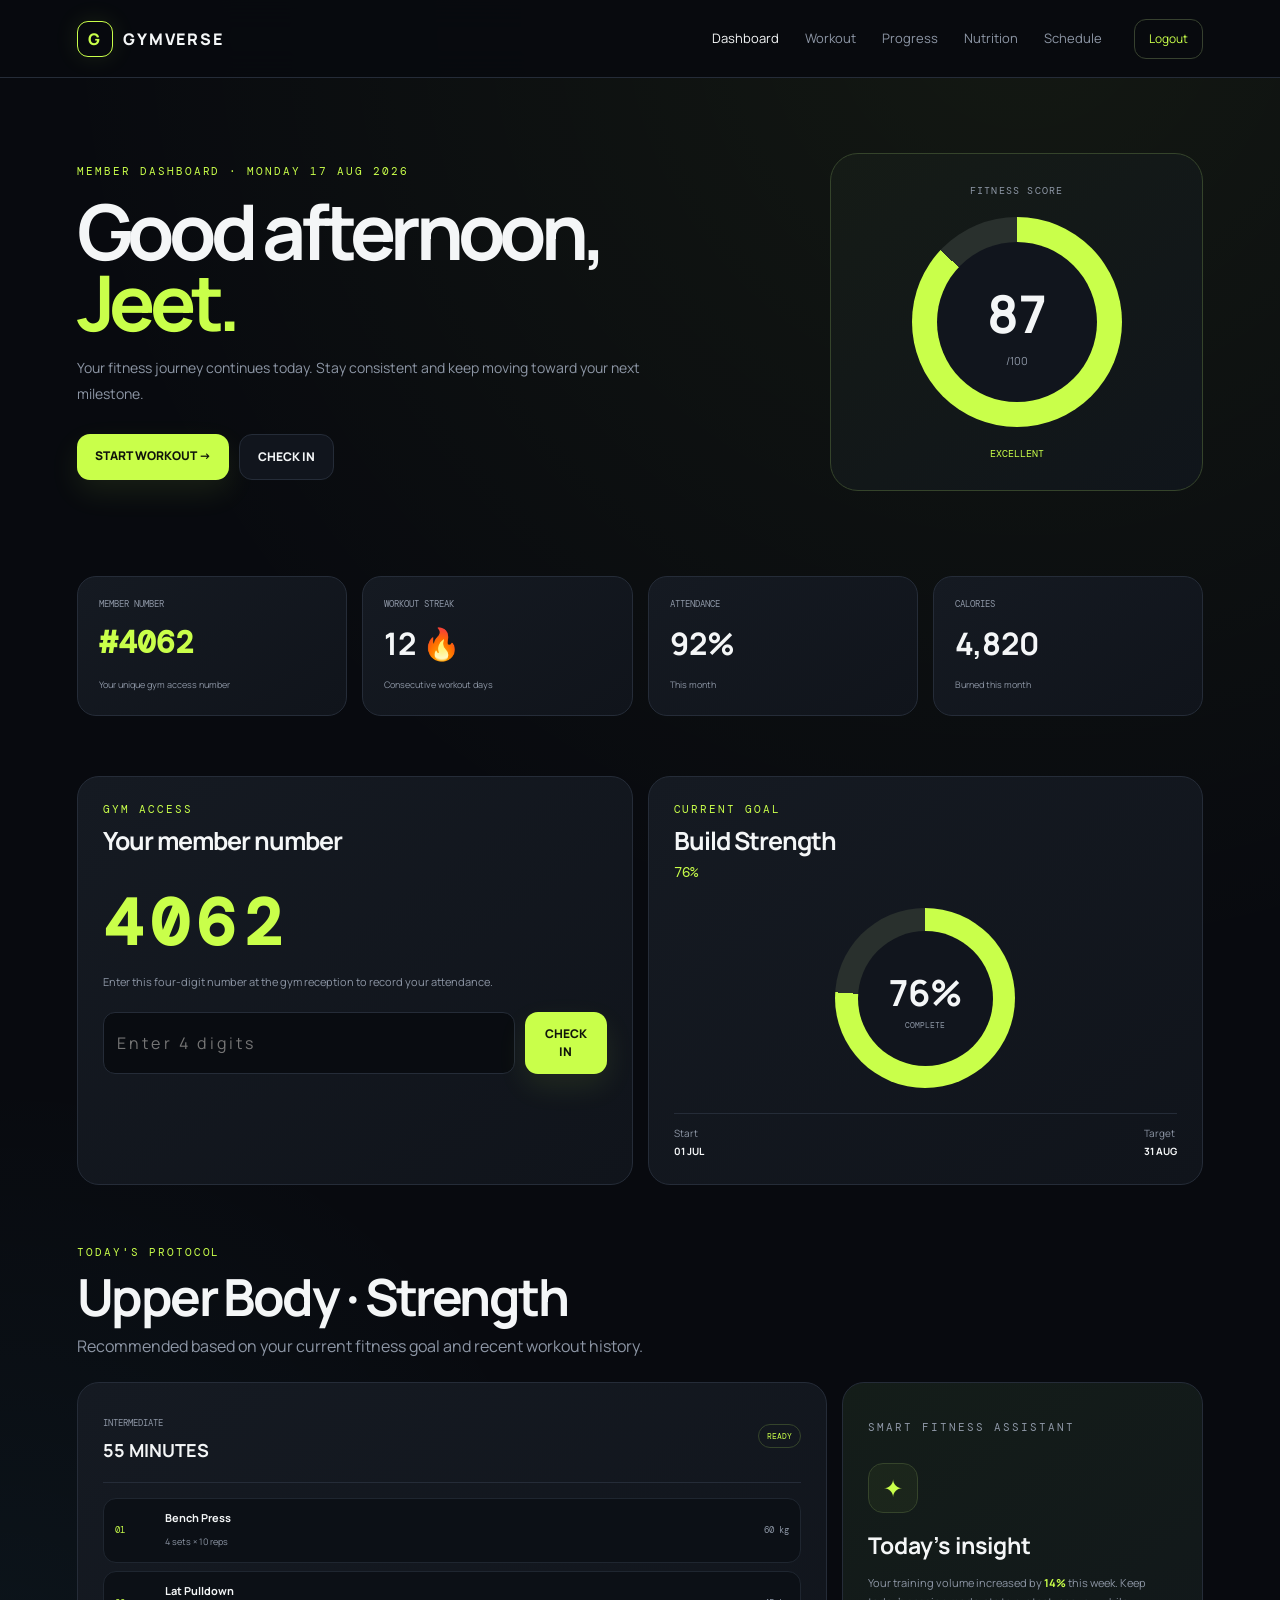
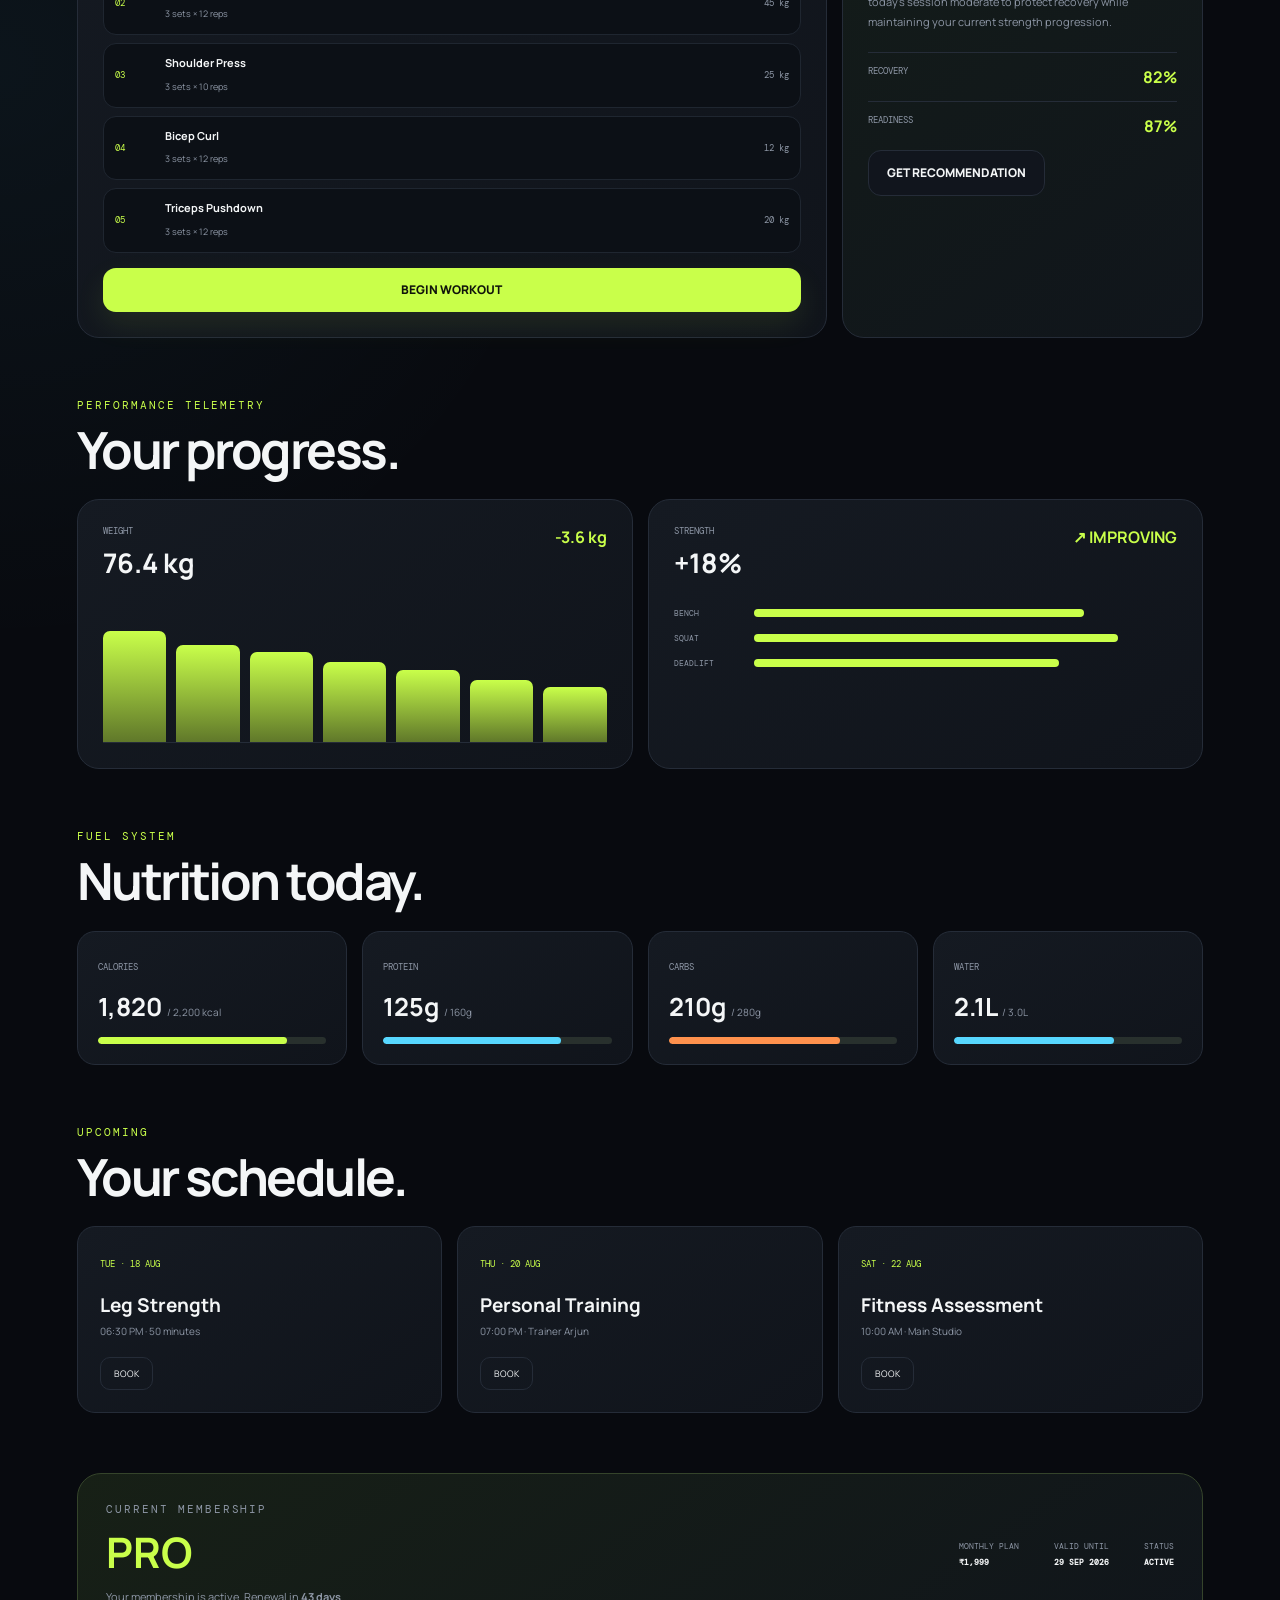
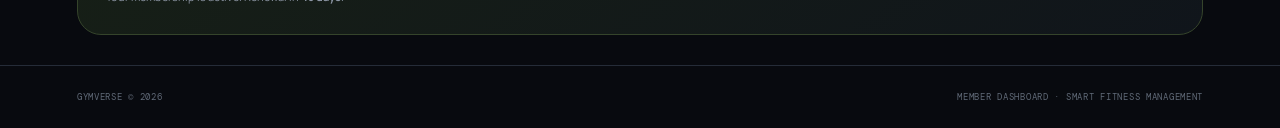
<file: member.html>
<!DOCTYPE html>
<html lang="en">

<head>

    <meta charset="UTF-8">

    <meta
        name="viewport"
        content="width=device-width, initial-scale=1.0"
    >

    <meta
        name="description"
        content="GYMVERSE Member Dashboard"
    >

    <title>GYMVERSE | Member Dashboard</title>

    <link rel="stylesheet" href="style.css">

</head>


<body>


<!-- =====================================================
     HEADER
     ===================================================== -->

<header class="site-header">

    <a
        href="index.html"
        class="brand"
    >

        <span class="brand-mark">
            G
        </span>

        <span>
            GYMVERSE
        </span>

    </a>


    <nav class="main-nav">

        <a
            href="member.html"
            class="active"
        >
            Dashboard
        </a>

        <a href="#workout">
            Workout
        </a>

        <a href="#progress">
            Progress
        </a>

        <a href="#nutrition">
            Nutrition
        </a>

        <a href="#schedule">
            Schedule
        </a>

    </nav>


    <a
        href="index.html"
        class="header-btn"
    >
        Logout
    </a>

</header>



<!-- =====================================================
     MAIN
     ===================================================== -->

<main>


<!-- =====================================================
     MEMBER HERO
     ===================================================== -->

<section class="member-hero">

    <div class="member-welcome">

        <p class="kicker">
            MEMBER DASHBOARD · MONDAY 17 AUG 2026
        </p>

        <h1>
            Good afternoon,
            <br>
            <span>Jeet.</span>
        </h1>

        <p>
            Your fitness journey continues today.
            Stay consistent and keep moving toward
            your next milestone.
        </p>


        <div class="member-actions">

            <a
                href="#workout"
                class="btn primary"
            >
                START WORKOUT →
            </a>

            <a
                href="#checkin"
                class="btn secondary"
            >
                CHECK IN
            </a>

        </div>

    </div>


    <!-- Fitness Score -->

    <div class="fitness-score">

        <div class="score-label">
            FITNESS SCORE
        </div>

        <div class="score-ring">

            <div>

                <strong>
                    87
                </strong>

                <small>
                    /100
                </small>

            </div>

        </div>

        <span>
            EXCELLENT
        </span>

    </div>

</section>



<!-- =====================================================
     QUICK STATS
     ===================================================== -->

<section class="member-section">

    <div class="member-stat-grid">


        <article class="member-stat">

            <span>
                MEMBER NUMBER
            </span>

            <strong class="member-id-large">
                #4062
            </strong>

            <small>
                Your unique gym access number
            </small>

        </article>


        <article class="member-stat">

            <span>
                WORKOUT STREAK
            </span>

            <strong>
                12 🔥
            </strong>

            <small>
                Consecutive workout days
            </small>

        </article>


        <article class="member-stat">

            <span>
                ATTENDANCE
            </span>

            <strong>
                92%
            </strong>

            <small>
                This month
            </small>

        </article>


        <article class="member-stat">

            <span>
                CALORIES
            </span>

            <strong>
                4,820
            </strong>

            <small>
                Burned this month
            </small>

        </article>


    </div>

</section>



<!-- =====================================================
     CHECK-IN + GOAL
     ===================================================== -->

<section
    class="member-section"
    id="checkin"
>

    <div class="member-grid">


        <!-- CHECK-IN -->

        <article class="member-panel">

            <p class="kicker">
                GYM ACCESS
            </p>

            <h2>
                Your member number
            </h2>

            <div class="member-number-display">
                4062
            </div>

            <p class="member-muted">

                Enter this four-digit number at the
                gym reception to record your attendance.

            </p>


            <form id="memberCheckinForm">

                <input
                    id="memberCheckinNumber"
                    type="text"
                    inputmode="numeric"
                    maxlength="4"
                    pattern="[0-9]{4}"
                    placeholder="Enter 4 digits"
                    required
                >

                <button
                    type="submit"
                    class="btn primary"
                >
                    CHECK IN
                </button>

            </form>


            <div
                id="memberCheckinResult"
                class="member-result"
            ></div>

        </article>



        <!-- GOAL -->

        <article class="member-panel">

            <div class="panel-heading">

                <div>

                    <p class="kicker">
                        CURRENT GOAL
                    </p>

                    <h2>
                        Build Strength
                    </h2>

                </div>

                <span class="goal-percent">
                    76%
                </span>

            </div>


            <div class="goal-ring">

                <div>

                    <strong>
                        76%
                    </strong>

                    <small>
                        COMPLETE
                    </small>

                </div>

            </div>


            <div class="goal-info">

                <span>
                    Start
                    <b>
                        01 JUL
                    </b>
                </span>

                <span>
                    Target
                    <b>
                        31 AUG
                    </b>
                </span>

            </div>

        </article>

    </div>

</section>



<!-- =====================================================
     TODAY'S WORKOUT
     ===================================================== -->

<section
    class="member-section"
    id="workout"
>

    <div class="section-heading compact">

        <p class="kicker">
            TODAY'S PROTOCOL
        </p>

        <h2>
            Upper Body · Strength
        </h2>

        <p>
            Recommended based on your current fitness
            goal and recent workout history.
        </p>

    </div>


    <div class="workout-member-grid">


        <article class="member-panel workout-panel">


            <div class="workout-top">

                <div>

                    <span>
                        INTERMEDIATE
                    </span>

                    <h3>
                        55 MINUTES
                    </h3>

                </div>

                <span class="workout-status">
                    READY
                </span>

            </div>


            <div class="exercise-list">


                <div class="exercise-row">

                    <div class="exercise-number">
                        01
                    </div>

                    <div class="exercise-info">

                        <strong>
                            Bench Press
                        </strong>

                        <small>
                            4 sets × 10 reps
                        </small>

                    </div>

                    <b>
                        60 kg
                    </b>

                </div>


                <div class="exercise-row">

                    <div class="exercise-number">
                        02
                    </div>

                    <div class="exercise-info">

                        <strong>
                            Lat Pulldown
                        </strong>

                        <small>
                            3 sets × 12 reps
                        </small>

                    </div>

                    <b>
                        45 kg
                    </b>

                </div>


                <div class="exercise-row">

                    <div class="exercise-number">
                        03
                    </div>

                    <div class="exercise-info">

                        <strong>
                            Shoulder Press
                        </strong>

                        <small>
                            3 sets × 10 reps
                        </small>

                    </div>

                    <b>
                        25 kg
                    </b>

                </div>


                <div class="exercise-row">

                    <div class="exercise-number">
                        04
                    </div>

                    <div class="exercise-info">

                        <strong>
                            Bicep Curl
                        </strong>

                        <small>
                            3 sets × 12 reps
                        </small>

                    </div>

                    <b>
                        12 kg
                    </b>

                </div>


                <div class="exercise-row">

                    <div class="exercise-number">
                        05
                    </div>

                    <div class="exercise-info">

                        <strong>
                            Triceps Pushdown
                        </strong>

                        <small>
                            3 sets × 12 reps
                        </small>

                    </div>

                    <b>
                        20 kg
                    </b>

                </div>


            </div>


            <button
                id="startWorkout"
                class="btn primary workout-button"
            >
                BEGIN WORKOUT
            </button>

        </article>



        <!-- SMART INSIGHT -->

        <article class="member-panel insight-panel">

            <p class="kicker">
                SMART FITNESS ASSISTANT
            </p>

            <div class="ai-icon">
                ✦
            </div>

            <h3>
                Today's insight
            </h3>

            <p>

                Your training volume increased by
                <strong>
                    14%
                </strong>
                this week.

                Keep today's session moderate to
                protect recovery while maintaining
                your current strength progression.

            </p>


            <div class="ai-stat">

                <span>
                    RECOVERY
                </span>

                <strong>
                    82%
                </strong>

            </div>


            <div class="ai-stat">

                <span>
                    READINESS
                </span>

                <strong>
                    87%
                </strong>

            </div>


            <button
                class="btn secondary"
                id="aiRecommendation"
            >
                GET RECOMMENDATION
            </button>

        </article>

    </div>

</section>



<!-- =====================================================
     PROGRESS
     ===================================================== -->

<section
    class="member-section"
    id="progress"
>

    <div class="section-heading compact">

        <p class="kicker">
            PERFORMANCE TELEMETRY
        </p>

        <h2>
            Your progress.
        </h2>

    </div>


    <div class="progress-grid">


        <!-- Weight -->

        <article class="member-panel">

            <div class="progress-header">

                <div>

                    <span>
                        WEIGHT
                    </span>

                    <strong>
                        76.4 kg
                    </strong>

                </div>

                <b class="positive">
                    -3.6 kg
                </b>

            </div>


            <div class="mini-chart">

                <i style="height:80%"></i>

                <i style="height:70%"></i>

                <i style="height:65%"></i>

                <i style="height:58%"></i>

                <i style="height:52%"></i>

                <i style="height:45%"></i>

                <i style="height:40%"></i>

            </div>

        </article>



        <!-- Strength -->

        <article class="member-panel">

            <div class="progress-header">

                <div>

                    <span>
                        STRENGTH
                    </span>

                    <strong>
                        +18%
                    </strong>

                </div>

                <b class="positive">
                    ↗ IMPROVING
                </b>

            </div>


            <div class="strength-bars">

                <div>
                    <span>BENCH</span>
                    <i style="width:78%"></i>
                </div>

                <div>
                    <span>SQUAT</span>
                    <i style="width:86%"></i>
                </div>

                <div>
                    <span>DEADLIFT</span>
                    <i style="width:72%"></i>
                </div>

            </div>

        </article>

    </div>

</section>



<!-- =====================================================
     NUTRITION
     ===================================================== -->

<section
    class="member-section"
    id="nutrition"
>

    <div class="section-heading compact">

        <p class="kicker">
            FUEL SYSTEM
        </p>

        <h2>
            Nutrition today.
        </h2>

    </div>


    <div class="nutrition-grid">


        <article class="nutrition-card">

            <span>
                CALORIES
            </span>

            <strong>
                1,820
                <small>
                    / 2,200 kcal
                </small>
            </strong>

            <div class="nutrition-bar">

                <i style="width:83%"></i>

            </div>

        </article>


        <article class="nutrition-card">

            <span>
                PROTEIN
            </span>

            <strong>
                125g
                <small>
                    / 160g
                </small>
            </strong>

            <div class="nutrition-bar cyan">

                <i style="width:78%"></i>

            </div>

        </article>


        <article class="nutrition-card">

            <span>
                CARBS
            </span>

            <strong>
                210g
                <small>
                    / 280g
                </small>
            </strong>

            <div class="nutrition-bar orange">

                <i style="width:75%"></i>

            </div>

        </article>


        <article class="nutrition-card">

            <span>
                WATER
            </span>

            <strong>
                2.1L
                <small>
                    / 3.0L
                </small>
            </strong>

            <div class="nutrition-bar cyan">

                <i style="width:70%"></i>

            </div>

        </article>

    </div>

</section>



<!-- =====================================================
     SCHEDULE
     ===================================================== -->

<section
    class="member-section"
    id="schedule"
>

    <div class="section-heading compact">

        <p class="kicker">
            UPCOMING
        </p>

        <h2>
            Your schedule.
        </h2>

    </div>


    <div class="member-schedule">


        <article>

            <span>
                TUE · 18 AUG
            </span>

            <h3>
                Leg Strength
            </h3>

            <p>
                06:30 PM · 50 minutes
            </p>

            <button
                class="member-book"
                data-session="Leg Strength"
            >
                BOOK
            </button>

        </article>


        <article>

            <span>
                THU · 20 AUG
            </span>

            <h3>
                Personal Training
            </h3>

            <p>
                07:00 PM · Trainer Arjun
            </p>

            <button
                class="member-book"
                data-session="Personal Training"
            >
                BOOK
            </button>

        </article>


        <article>

            <span>
                SAT · 22 AUG
            </span>

            <h3>
                Fitness Assessment
            </h3>

            <p>
                10:00 AM · Main Studio
            </p>

            <button
                class="member-book"
                data-session="Fitness Assessment"
            >
                BOOK
            </button>

        </article>

    </div>

</section>



<!-- =====================================================
     MEMBERSHIP
     ===================================================== -->

<section class="member-section">

    <div class="membership-card">

        <div>

            <p class="kicker">
                CURRENT MEMBERSHIP
            </p>

            <h2>
                PRO
            </h2>

            <p>
                Your membership is active.
                Renewal in <strong>43 days</strong>.
            </p>

        </div>


        <div class="membership-details">

            <span>
                MONTHLY PLAN
                <b>
                    ₹1,999
                </b>
            </span>

            <span>
                VALID UNTIL
                <b>
                    29 SEP 2026
                </b>
            </span>

            <span>
                STATUS
                <b class="positive">
                    ACTIVE
                </b>
            </span>

        </div>

    </div>

</section>



<!-- =====================================================
     FOOTER
     ===================================================== -->

<footer>

    <span>
        GYMVERSE © 2026
    </span>

    <span>
        MEMBER DASHBOARD · SMART FITNESS MANAGEMENT
    </span>

</footer>


</main>



<!-- =====================================================
     JAVASCRIPT
     ===================================================== -->

<script>


/* =====================================================
   MEMBER CHECK-IN
   ===================================================== */

const checkinForm =
    document.getElementById(
        "memberCheckinForm"
    );


if (checkinForm) {

    checkinForm.addEventListener(
        "submit",
        function(event) {

            event.preventDefault();


            const input =
                document.getElementById(
                    "memberCheckinNumber"
                );


            const result =
                document.getElementById(
                    "memberCheckinResult"
                );


            const number =
                input.value.trim();


            if (!/^\d{4}$/.test(number)) {

                result.textContent =
                    "Please enter exactly 4 digits.";

                result.className =
                    "member-result error";

                return;

            }


            if (number === "4062") {

                const time =
                    new Date().toLocaleTimeString(
                        [],
                        {
                            hour:"2-digit",
                            minute:"2-digit"
                        }
                    );


                localStorage.setItem(
                    "gymverseLastCheckin",
                    JSON.stringify({

                        memberNumber:"4062",

                        memberName:
                            "Jeet Rangrej",

                        time:time,

                        date:
                            new Date()
                                .toLocaleDateString()

                    })
                );


                result.textContent =
                    `✓ Check-in successful at ${time}. Welcome Jeet!`;

                result.className =
                    "member-result success";


                input.value = "";

            }

            else {

                result.textContent =
                    "✕ Invalid member number. Demo: 4062";

                result.className =
                    "member-result error";

            }

        }
    );

}


/* =====================================================
   START WORKOUT
   ===================================================== */

const startWorkout =
    document.getElementById(
        "startWorkout"
    );


if (startWorkout) {

    startWorkout.addEventListener(
        "click",
        function() {

            startWorkout.textContent =
                "✓ WORKOUT ACTIVE";

            startWorkout.disabled =
                true;

            alert(
                "Workout started!\n\nUpper Body · Strength\nDuration: 55 minutes"
            );

        }
    );

}


/* =====================================================
   AI FITNESS RECOMMENDATION
   ===================================================== */

const aiRecommendation =
    document.getElementById(
        "aiRecommendation"
    );


if (aiRecommendation) {

    aiRecommendation.addEventListener(
        "click",
        function() {

            alert(
                "SMART RECOMMENDATION\n\n" +

                "Today's recommendation:\n\n" +

                "• Keep intensity at 75–80%\n" +

                "• Drink 500ml water before training\n" +

                "• Complete all 5 exercises\n" +

                "• Take 60–90 sec rest between sets\n\n" +

                "Your current readiness is 87%."
            );

        }
    );

}


/* =====================================================
   MEMBER APPOINTMENTS
   ===================================================== */

const memberBookings =
    document.querySelectorAll(
        ".member-book"
    );


memberBookings.forEach(
    button => {

        button.addEventListener(
            "click",
            function() {

                const session =
                    button.dataset.session;


                localStorage.setItem(
                    "gymverseMemberAppointment",
                    JSON.stringify({

                        session:session,

                        bookedAt:
                            new Date()
                                .toISOString()

                    })
                );


                button.textContent =
                    "✓ BOOKED";

                button.disabled =
                    true;


                alert(
                    `${session} has been booked successfully.`
                );

            }
        );

    }
);


/* =====================================================
   LOAD SAVED APPOINTMENT
   ===================================================== */

const savedAppointment =
    localStorage.getItem(
        "gymverseMemberAppointment"
    );


if (savedAppointment) {

    try {

        const appointment =
            JSON.parse(
                savedAppointment
            );


        memberBookings.forEach(
            button => {

                if (
                    button.dataset.session ===
                    appointment.session
                ) {

                    button.textContent =
                        "✓ BOOKED";

                    button.disabled =
                        true;

                }

            }
        );

    }

    catch(error) {

        console.log(
            "Unable to load appointment."
        );

    }

}


/* =====================================================
   LOGOUT
   ===================================================== */

const logoutButton =
    document.querySelector(
        ".header-btn"
    );


if (logoutButton) {

    logoutButton.addEventListener(
        "click",
        function() {

            localStorage.removeItem(
                "gymverseLoggedIn"
            );

            localStorage.removeItem(
                "gymverseRole"
            );

        }
    );

}


</script>



<!-- =====================================================
     MEMBER PAGE CSS
     ===================================================== -->

<style>


/* =====================================================
   MEMBER HERO
   ===================================================== */

.member-hero {

    max-width:1400px;

    margin:auto;

    padding:75px 6vw 55px;

    display:grid;

    grid-template-columns:
        1.3fr .7fr;

    gap:60px;

    align-items:center;

}


.member-welcome h1 {

    font-size:
        clamp(
            48px,
            6vw,
            82px
        );

    line-height:.92;

    letter-spacing:-.07em;

    margin:18px 0;

}


.member-welcome h1 span {

    color:var(--lime);

}


.member-welcome > p:not(.kicker) {

    color:var(--muted);

    max-width:620px;

    font-size:14px;

    line-height:1.8;

}


.member-actions {

    display:flex;

    gap:10px;

    margin-top:28px;

}


/* =====================================================
   FITNESS SCORE
   ===================================================== */

.fitness-score {

    display:flex;

    flex-direction:column;

    align-items:center;

    justify-content:center;

    background:
        linear-gradient(
            145deg,
            #151b16,
            #10151b
        );

    border:1px solid #35442b;

    border-radius:28px;

    padding:30px;

}


.score-label {

    font:
        10px
        "DM Mono",
        monospace;

    color:var(--muted);

    letter-spacing:.12em;

}


.score-ring {

    width:210px;

    height:210px;

    border-radius:50%;

    background:
        conic-gradient(
            var(--lime) 0 87%,
            #29302d 87%
        );

    display:grid;

    place-items:center;

    margin:20px 0;

}


.score-ring > div {

    width:160px;

    height:160px;

    border-radius:50%;

    background:var(--panel);

    display:grid;

    place-items:center;

    align-content:center;

    text-align:center;

}


.score-ring strong {

    font-size:52px;

}


.score-ring small {

    color:var(--muted);

    font-size:11px;

}


.fitness-score > span {

    color:var(--lime);

    font:
        10px
        "DM Mono",
        monospace;

}


/* =====================================================
   MEMBER SECTION
   ===================================================== */

.member-section {

    max-width:1400px;

    margin:auto;

    padding:30px 6vw;

}


/* =====================================================
   STATS
   ===================================================== */

.member-stat-grid {

    display:grid;

    grid-template-columns:
        repeat(4,1fr);

    gap:15px;

}


.member-stat {

    background:
        linear-gradient(
            145deg,
            #151a22,
            #10141b
        );

    border:1px solid var(--line);

    border-radius:19px;

    padding:21px;

}


.member-stat > span {

    display:block;

    color:var(--muted);

    font:
        9px
        "DM Mono",
        monospace;

}


.member-stat > strong {

    display:block;

    font-size:31px;

    margin:10px 0 3px;

}


.member-stat > small {

    color:var(--muted);

    font-size:9px;

}


.member-id-large {

    color:var(--lime);

    font-family:"DM Mono",monospace;

}


/* =====================================================
   MEMBER GRID
   ===================================================== */

.member-grid {

    display:grid;

    grid-template-columns:
        1fr 1fr;

    gap:15px;

}


.member-panel {

    background:
        linear-gradient(
            145deg,
            #151a22,
            #10141b
        );

    border:1px solid var(--line);

    border-radius:22px;

    padding:25px;

}


.member-panel h2 {

    font-size:25px;

    letter-spacing:-.04em;

    margin-top:6px;

}


.member-number-display {

    font:
        700
        65px
        "DM Mono",
        monospace;

    color:var(--lime);

    letter-spacing:.12em;

    margin:22px 0 8px;

}


.member-muted {

    color:var(--muted);

    font-size:11px;

    max-width:500px;

    line-height:1.7;

}


.member-panel form {

    display:flex;

    gap:10px;

    margin-top:20px;

}


.member-panel input {

    width:100%;

    background:#090c11;

    color:var(--text);

    border:1px solid var(--line);

    border-radius:12px;

    padding:13px;

    outline:none;

    letter-spacing:.2em;

}


.member-panel input:focus {

    border-color:var(--lime);

}


.member-result {

    min-height:20px;

    margin-top:12px;

    font-size:10px;

}


.member-result.success {

    color:var(--lime);

}


.member-result.error {

    color:var(--danger);

}


/* =====================================================
   GOAL
   ===================================================== */

.goal-percent {

    color:var(--lime);

    font:
        14px
        "DM Mono",
        monospace;

}


.goal-ring {

    width:180px;

    height:180px;

    margin:25px auto;

    border-radius:50%;

    background:
        conic-gradient(
            var(--lime) 0 76%,
            #29302d 76%
        );

    display:grid;

    place-items:center;

}


.goal-ring > div {

    width:135px;

    height:135px;

    border-radius:50%;

    background:var(--panel);

    display:grid;

    place-items:center;

    align-content:center;

    text-align:center;

}


.goal-ring strong {

    font-size:36px;

}


.goal-ring small {

    color:var(--muted);

    font:
        8px
        "DM Mono",
        monospace;

}


.goal-info {

    display:flex;

    justify-content:space-between;

    border-top:1px solid var(--line);

    padding-top:12px;

}


.goal-info span {

    color:var(--muted);

    font-size:10px;

}


.goal-info b {

    display:block;

    color:var(--text);

    margin-top:3px;

}


/* =====================================================
   WORKOUT
   ===================================================== */

.workout-member-grid {

    display:grid;

    grid-template-columns:
        1.35fr .65fr;

    gap:15px;

}


.workout-top {

    display:flex;

    justify-content:space-between;

    align-items:center;

    border-bottom:1px solid var(--line);

    padding-bottom:18px;

}


.workout-top span:first-child {

    color:var(--muted);

    font:
        9px
        "DM Mono",
        monospace;

}


.workout-top h3 {

    margin-top:5px;

    font-size:18px;

}


.workout-status {

    color:var(--lime);

    border:1px solid #35442b;

    padding:6px 8px;

    border-radius:20px;

    font:
        8px
        "DM Mono",
        monospace;

}


.exercise-list {

    display:grid;

    gap:8px;

    margin-top:15px;

}


.exercise-row {

    display:grid;

    grid-template-columns:
        38px 1fr auto;

    gap:12px;

    align-items:center;

    background:#0c1016;

    border:1px solid #1f2630;

    border-radius:13px;

    padding:11px;

}


.exercise-number {

    color:var(--lime);

    font:
        9px
        "DM Mono",
        monospace;

}


.exercise-info strong {

    display:block;

    font-size:11px;

}


.exercise-info small {

    color:var(--muted);

    font-size:9px;

}


.exercise-row > b {

    color:var(--muted);

    font:
        9px
        "DM Mono",
        monospace;

}


.workout-button {

    margin-top:15px;

    width:100%;

}


/* =====================================================
   AI PANEL
   ===================================================== */

.insight-panel {

    background:
        linear-gradient(
            145deg,
            #141d19,
            #10151b
        );

}


.ai-icon {

    width:50px;

    height:50px;

    display:grid;

    place-items:center;

    border-radius:15px;

    background:#c9ff4a0b;

    border:1px solid #35442b;

    color:var(--lime);

    font-size:24px;

    margin:25px 0 15px;

}


.insight-panel h3 {

    font-size:23px;

}


.insight-panel > p {

    color:var(--muted);

    font-size:11px;

    line-height:1.8;

    margin:10px 0 20px;

}


.insight-panel > p strong {

    color:var(--lime);

}


.ai-stat {

    display:flex;

    justify-content:space-between;

    border-top:1px solid var(--line);

    padding:12px 0;

}


.ai-stat span {

    color:var(--muted);

    font:
        9px
        "DM Mono",
        monospace;

}


.ai-stat strong {

    color:var(--lime);

}


/* =====================================================
   PROGRESS
   ===================================================== */

.progress-grid {

    display:grid;

    grid-template-columns:
        1fr 1fr;

    gap:15px;

}


.progress-header {

    display:flex;

    justify-content:space-between;

}


.progress-header span {

    display:block;

    color:var(--muted);

    font:
        9px
        "DM Mono",
        monospace;

}


.progress-header strong {

    display:block;

    font-size:27px;

    margin-top:6px;

}


.positive {

    color:var(--lime);

}


.mini-chart {

    height:140px;

    display:flex;

    align-items:end;

    gap:10px;

    margin-top:20px;

    border-bottom:1px solid var(--line);

}


.mini-chart i {

    flex:1;

    background:
        linear-gradient(
            180deg,
            var(--lime),
            #60782a
        );

    border-radius:
        7px 7px 0 0;

}


.strength-bars {

    display:grid;

    gap:15px;

    margin-top:25px;

}


.strength-bars div {

    display:grid;

    grid-template-columns:
        70px 1fr;

    gap:10px;

    align-items:center;

}


.strength-bars span {

    color:var(--muted);

    font:
        8px
        "DM Mono",
        monospace;

}


.strength-bars i {

    height:8px;

    display:block;

    background:var(--lime);

    border-radius:99px;

}


/* =====================================================
   NUTRITION
   ===================================================== */

.nutrition-grid {

    display:grid;

    grid-template-columns:
        repeat(4,1fr);

    gap:15px;

}


.nutrition-card {

    background:
        linear-gradient(
            145deg,
            #151a22,
            #10141b
        );

    border:1px solid var(--line);

    border-radius:18px;

    padding:20px;

}


.nutrition-card > span {

    color:var(--muted);

    font:
        9px
        "DM Mono",
        monospace;

}


.nutrition-card > strong {

    display:block;

    font-size:25px;

    margin:12px 0;

}


.nutrition-card small {

    color:var(--muted);

    font-size:10px;

    font-weight:400;

}


.nutrition-bar {

    height:7px;

    background:#28302d;

    border-radius:99px;

    overflow:hidden;

}


.nutrition-bar i {

    display:block;

    height:100%;

    background:var(--lime);

    border-radius:99px;

}


.nutrition-bar.cyan i {

    background:var(--cyan);

}


.nutrition-bar.orange i {

    background:var(--orange);

}


/* =====================================================
   SCHEDULE
   ===================================================== */

.member-schedule {

    display:grid;

    grid-template-columns:
        repeat(3,1fr);

    gap:15px;

}


.member-schedule article {

    background:
        linear-gradient(
            145deg,
            #151a22,
            #10141b
        );

    border:1px solid var(--line);

    border-radius:18px;

    padding:22px;

}


.member-schedule article > span {

    color:var(--lime);

    font:
        9px
        "DM Mono",
        monospace;

}


.member-schedule h3 {

    margin:18px 0 4px;

    font-size:19px;

}


.member-schedule p {

    color:var(--muted);

    font-size:10px;

}


.member-book {

    margin-top:18px;

    padding:9px 13px;

    border-radius:10px;

    border:1px solid var(--line);

    background:transparent;

    color:var(--text);

    font-size:9px;

}


.member-book:hover {

    color:var(--lime);

    border-color:var(--lime);

}


.member-book:disabled {

    color:var(--lime);

    border-color:#35442b;

}


/* =====================================================
   MEMBERSHIP
   ===================================================== */

.membership-card {

    display:flex;

    justify-content:space-between;

    align-items:center;

    gap:30px;

    background:
        linear-gradient(
            145deg,
            #172016,
            #10151b
        );

    border:1px solid #35442b;

    border-radius:24px;

    padding:28px;

}


.membership-card h2 {

    font-size:42px;

    color:var(--lime);

    margin:5px 0;

}


.membership-card p {

    color:var(--muted);

    font-size:11px;

}


.membership-details {

    display:flex;

    gap:35px;

}


.membership-details span {

    color:var(--muted);

    font:
        8px
        "DM Mono",
        monospace;

}


.membership-details b {

    display:block;

    color:var(--text);

    margin-top:6px;

}


/* =====================================================
   RESPONSIVE
   ===================================================== */

@media(max-width:1000px) {

    .member-hero {

        grid-template-columns:1fr;

    }

    .member-stat-grid {

        grid-template-columns:
            repeat(2,1fr);

    }

    .workout-member-grid {

        grid-template-columns:1fr;

    }

    .nutrition-grid {

        grid-template-columns:
            repeat(2,1fr);

    }

}


@media(max-width:700px) {

    .member-hero {

        padding:
            55px 18px
            35px;

    }

    .member-section {

        padding:
            25px 18px;

    }

    .member-grid,
    .progress-grid {

        grid-template-columns:1fr;

    }

    .member-stat-grid {

        grid-template-columns:1fr;

    }

    .nutrition-grid {

        grid-template-columns:1fr;

    }

    .member-schedule {

        grid-template-columns:1fr;

    }

    .member-actions {

        flex-direction:column;

    }

    .member-actions .btn {

        text-align:center;

    }

    .member-number-display {

        font-size:48px;

    }

    .membership-card {

        flex-direction:column;

        align-items:flex-start;

    }

    .membership-details {

        width:100%;

        display:grid;

        grid-template-columns:1fr 1fr;

        gap:15px;

    }

}


@media(max-width:450px) {

    .member-welcome h1 {

        font-size:48px;

    }

    .fitness-score {

        padding:20px;

    }

    .score-ring {

        width:180px;

        height:180px;

    }

    .score-ring > div {

        width:135px;

        height:135px;

    }

    .exercise-row {

        grid-template-columns:
            30px 1fr;

    }

    .exercise-row > b {

        display:none;

    }

}

</style>


</body>

</html>
</file>
<file: style.css>
@import url('https://fonts.googleapis.com/css2?family=DM+Mono:wght@400;500&family=Manrope:wght@400;500;600;700;800&display=swap');

:root {
    --bg: #080a0f;
    --panel: #11151d;
    --panel2: #171c25;
    --line: #252c38;
    --text: #f4f6f7;
    --muted: #8d96a5;

    --lime: #c9ff4a;
    --cyan: #57d7ff;
    --orange: #ff914d;
    --danger: #ff6074;

    --radius: 24px;
}


/* ================= RESET ================= */

* {
    box-sizing: border-box;
    margin: 0;
    padding: 0;
}

html {
    scroll-behavior: smooth;
}

body {
    font-family: "Manrope", Arial, sans-serif;

    background:
        radial-gradient(
            circle at 80% 0%,
            rgba(201, 255, 74, 0.06),
            transparent 28%
        ),
        radial-gradient(
            circle at 0% 50%,
            rgba(87, 215, 255, 0.05),
            transparent 28%
        ),
        var(--bg);

    color: var(--text);
    line-height: 1.5;
}

a {
    text-decoration: none;
    color: inherit;
}

button,
input {
    font: inherit;
}

button {
    cursor: pointer;
}


/* ================= HEADER ================= */

.site-header {
    height: 78px;

    display: flex;
    align-items: center;

    gap: 32px;

    padding: 0 6vw;

    border-bottom: 1px solid var(--line);

    position: sticky;
    top: 0;

    background: rgba(8, 10, 15, 0.92);

    backdrop-filter: blur(16px);

    z-index: 20;
}


/* Logo */

.brand {
    font-weight: 800;

    letter-spacing: 0.12em;

    display: flex;

    align-items: center;

    gap: 10px;

    margin-right: auto;
}

.brand-mark {
    width: 36px;
    height: 36px;

    border: 1px solid var(--lime);

    border-radius: 11px;

    color: var(--lime);

    display: grid;

    place-items: center;

    box-shadow:
        0 0 25px rgba(201, 255, 74, 0.1);
}


/* Navigation */

.main-nav {
    display: flex;

    gap: 26px;

    color: var(--muted);

    font-size: 13px;
}

.main-nav a {
    transition: 0.2s;
}

.main-nav a:hover,
.main-nav a.active {
    color: var(--text);
}


/* Header Button */

.header-btn {
    border: 1px solid #37412f;

    color: var(--lime);

    padding: 10px 14px;

    border-radius: 12px;

    font-size: 12px;

    transition: 0.2s;
}

.header-btn:hover {
    background: rgba(201, 255, 74, 0.06);
}


/* ================= COMMON ================= */

.kicker {
    font: 11px "DM Mono", monospace;

    letter-spacing: 0.18em;

    color: var(--lime);

    text-transform: uppercase;
}

.btn {
    display: inline-block;

    border: 0;

    border-radius: 13px;

    padding: 13px 18px;

    font-weight: 800;

    font-size: 12px;

    cursor: pointer;

    transition: 0.2s;
}

.btn:hover {
    transform: translateY(-2px);
}

.primary {
    background: var(--lime);

    color: #10140b;

    box-shadow:
        0 12px 30px rgba(201, 255, 74, 0.09);
}

.secondary {
    border: 1px solid var(--line);

    background: var(--panel);

    color: var(--text);
}

.muted {
    color: var(--muted);

    font-size: 12px;
}


/* ================= HERO ================= */

.hero {
    max-width: 1400px;

    margin: auto;

    padding: 90px 6vw 70px;

    display: grid;

    grid-template-columns: 1.25fr 0.75fr;

    gap: 60px;

    align-items: center;

    min-height: 680px;
}

.hero-content {
    position: relative;
}

.hero h1 {
    font-size: clamp(54px, 7vw, 105px);

    line-height: 0.9;

    letter-spacing: -0.07em;

    margin: 18px 0;
}

.hero h1 span {
    color: var(--lime);
}

.hero-text {
    color: var(--muted);

    max-width: 680px;

    font-size: 16px;

    line-height: 1.8;
}

.hero-actions {
    display: flex;

    gap: 12px;

    margin-top: 30px;
}


/* ================= LIVE CONSOLE ================= */

.hero-console {
    background:
        linear-gradient(
            145deg,
            #151b16,
            #10151b
        );

    border: 1px solid #35442b;

    border-radius: 28px;

    padding: 28px;

    box-shadow:
        0 30px 80px rgba(0, 0, 0, 0.45);

    transition: 0.25s;
}

.hero-console:hover {
    transform: translateY(-4px);
}

.console-top {
    display: flex;

    justify-content: space-between;

    font: 10px "DM Mono", monospace;

    color: var(--muted);

    letter-spacing: 0.12em;
}

.console-top b {
    color: var(--lime);
}

.console-number {
    font:
        700
        clamp(65px, 8vw, 105px)
        "DM Mono",
        monospace;

    letter-spacing: -0.08em;

    margin-top: 45px;
}

.console-number span {
    font-size: 25px;

    color: var(--muted);

    letter-spacing: 0;
}

.hero-console > p {
    color: var(--muted);

    font-size: 12px;
}


/* Occupancy */

.occupancy {
    height: 10px;

    background: #29302c;

    border-radius: 99px;

    margin: 28px 0;

    overflow: hidden;
}

.occupancy i {
    display: block;

    width: 68%;

    height: 100%;

    background: var(--lime);

    border-radius: 99px;

    animation: loadBar 1.2s ease-out;
}

@keyframes loadBar {

    from {
        width: 0;
    }

    to {
        width: 68%;
    }
}


/* Console Statistics */

.console-grid {
    display: grid;

    grid-template-columns:
        repeat(3, 1fr);

    gap: 10px;
}

.console-grid div {
    border-top: 1px solid var(--line);

    padding-top: 12px;
}

.console-grid small {
    display: block;

    font:
        9px
        "DM Mono",
        monospace;

    color: var(--muted);
}

.console-grid strong {
    font-size: 22px;
}


/* ================= STATISTICS ================= */

.stats-strip {
    border-top: 1px solid var(--line);

    border-bottom: 1px solid var(--line);

    display: grid;

    grid-template-columns:
        repeat(4, 1fr);

    max-width: 1400px;

    margin: auto;
}

.stats-strip div {
    padding: 28px 25px;

    border-right: 1px solid var(--line);
}

.stats-strip div:last-child {
    border-right: 0;
}

.stats-strip strong {
    display: block;

    font-size: 28px;
}

.stats-strip span {
    color: var(--muted);

    font-size: 11px;
}


/* ================= SECTION ================= */

.section {
    max-width: 1400px;

    margin: auto;

    padding: 90px 6vw;
}

.section-heading {
    max-width: 720px;

    margin-bottom: 32px;
}

.section-heading h2,
.split h2 {
    font-size:
        clamp(34px, 4vw, 58px);

    letter-spacing: -0.05em;

    line-height: 1;

    margin: 12px 0;
}

.section-heading > p:last-child,
.section-copy {
    color: var(--muted);

    max-width: 650px;
}

.compact {
    margin-bottom: 24px;
}


/* ================= FEATURE CARDS ================= */

.feature-grid {
    display: grid;

    grid-template-columns:
        repeat(3, 1fr);

    gap: 15px;
}

.feature-card {
    min-height: 220px;

    background:
        linear-gradient(
            145deg,
            #151a22,
            #10141b
        );

    border: 1px solid var(--line);

    border-radius: 20px;

    padding: 25px;

    transition: 0.25s;
}

.feature-card:hover {
    border-color: #3a4654;

    transform: translateY(-3px);

    box-shadow:
        0 20px 50px rgba(0, 0, 0, 0.25);
}

.feature-card > span {
    font:
        10px
        "DM Mono",
        monospace;

    color: var(--lime);
}

.feature-card h3 {
    font-size: 22px;

    margin: 38px 0 8px;
}

.feature-card p {
    color: var(--muted);

    font-size: 12px;

    line-height: 1.7;
}

.feature-card a {
    display: inline-block;

    color: var(--lime);

    font-size: 11px;

    margin-top: 16px;
}


/* ================= CHECK-IN ================= */

.split {
    display: grid;

    grid-template-columns:
        1fr 1fr;

    gap: 60px;

    align-items: center;
}

.member-number {
    font:
        700
        68px
        "DM Mono",
        monospace;

    letter-spacing: 0.12em;

    color: var(--lime);

    margin: 24px 0;

    text-shadow:
        0 0 30px rgba(201, 255, 74, 0.12);
}


/* Panel */

.panel {
    background:
        linear-gradient(
            145deg,
            #151a22,
            #10141b
        );

    border: 1px solid var(--line);

    border-radius: 20px;

    padding: 25px;
}

.panel h3 {
    font-size: 24px;

    margin: 10px 0 20px;
}

.panel form {
    display: flex;

    gap: 10px;
}

.panel input {
    width: 100%;

    min-width: 0;

    background: #090c11;

    color: var(--text);

    border: 1px solid var(--line);

    border-radius: 12px;

    padding: 13px;

    outline: none;

    letter-spacing: 0.2em;
}

.panel input:focus {
    border-color: var(--lime);

    box-shadow:
        0 0 0 3px
        rgba(201, 255, 74, 0.04);
}

.result {
    min-height: 25px;

    margin-top: 15px;

    font-size: 12px;
}

.success {
    color: var(--lime);
}

.error {
    color: var(--danger);
}


/* ================= SCHEDULE ================= */

.schedule-grid {
    display: grid;

    grid-template-columns:
        repeat(3, 1fr);

    gap: 15px;
}

.session {
    background:
        linear-gradient(
            145deg,
            #151a22,
            #10141b
        );

    border: 1px solid var(--line);

    border-radius: 20px;

    padding: 25px;

    transition: 0.25s;
}

.session:hover {
    border-color: #3a4654;

    transform: translateY(-3px);
}

.session small {
    font:
        10px
        "DM Mono",
        monospace;

    color: var(--lime);

    letter-spacing: 0.12em;
}

.session h3 {
    font-size: 22px;

    margin: 25px 0 5px;
}

.session p {
    color: var(--muted);

    font-size: 12px;
}

.book-btn {
    margin-top: 22px;

    background: transparent;

    border: 1px solid var(--line);

    color: var(--text);

    padding: 10px 13px;

    border-radius: 11px;

    font-size: 11px;

    transition: 0.2s;
}

.book-btn:hover {
    border-color: var(--lime);

    color: var(--lime);

    transform: translateY(-2px);
}

.book-btn:disabled {
    cursor: default;

    color: var(--lime);

    border-color: #50652f;
}


/* ================= MEMBERSHIP ================= */

.plans {
    display: grid;

    grid-template-columns:
        repeat(3, 1fr);

    gap: 15px;
}

.plan {
    position: relative;

    background:
        linear-gradient(
            145deg,
            #151a22,
            #10141b
        );

    border: 1px solid var(--line);

    border-radius: 20px;

    padding: 25px;

    transition: 0.25s;
}

.plan:hover {
    border-color: #3a4654;

    transform: translateY(-3px);
}

.plan > p {
    font:
        10px
        "DM Mono",
        monospace;

    color: var(--lime);

    letter-spacing: 0.12em;
}

.plan h3 {
    font-size: 38px;

    margin: 20px 0;
}

.plan h3 span {
    font-size: 12px;

    color: var(--muted);

    font-weight: 400;
}

.plan ul {
    list-style: none;

    display: grid;

    gap: 10px;

    margin-bottom: 25px;
}

.plan li {
    color: var(--muted);

    font-size: 12px;
}

.plan li::before {
    content: "✓";

    color: var(--lime);

    margin-right: 8px;
}

.plan-btn {
    width: 100%;
}

.featured {
    border-color: #50652f;

    box-shadow:
        0 20px 60px
        rgba(201, 255, 74, 0.03);
}

.popular {
    position: absolute;

    top: 16px;

    right: 16px;

    font:
        9px
        "DM Mono",
        monospace;

    color: #10140b;

    background: var(--lime);

    padding: 5px 7px;

    border-radius: 99px;
}


/* ================= FOOTER ================= */

footer {
    max-width: 1400px;

    margin: auto;

    border-top: 1px solid var(--line);

    padding: 25px 6vw;

    display: flex;

    justify-content: space-between;

    color: #606977;

    font:
        9px
        "DM Mono",
        monospace;

    letter-spacing: 0.08em;
}


/* ================= TOAST ================= */

.toast {
    position: fixed;

    right: 25px;

    bottom: 25px;

    background: #171d25;

    border: 1px solid #3a4654;

    border-radius: 14px;

    padding: 14px 17px;

    opacity: 0;

    transform: translateY(20px);

    pointer-events: none;

    transition: 0.25s;

    z-index: 50;

    font-size: 12px;

    box-shadow:
        0 20px 50px rgba(0, 0, 0, 0.5);
}

.toast.show {
    opacity: 1;

    transform: translateY(0);
}


/* ================= RESPONSIVE ================= */

@media (max-width: 900px) {

    .hero,
    .split {
        grid-template-columns: 1fr;
    }

    .hero {
        padding-top: 65px;
    }

    .feature-grid {
        grid-template-columns: 1fr 1fr;
    }

    .schedule-grid,
    .plans {
        grid-template-columns: 1fr;
    }

    .stats-strip {
        grid-template-columns: 1fr 1fr;
    }

    .stats-strip div:nth-child(2) {
        border-right: 0;
    }

    .stats-strip div {
        border-bottom: 1px solid var(--line);
    }
}


@media (max-width: 650px) {

    .site-header {
        padding: 0 18px;
    }

    .main-nav {
        display: none;
    }

    .header-btn {
        display: none;
    }

    .hero {
        padding: 55px 18px;
    }

    .section {
        padding: 65px 18px;
    }

    .hero h1 {
        font-size: 58px;
    }

    .hero-actions {
        flex-direction: column;
    }

    .hero-actions .btn {
        text-align: center;
    }

    .feature-grid {
        grid-template-columns: 1fr;
    }

    .stats-strip {
        grid-template-columns: 1fr 1fr;
    }

    .console-number {
        font-size: 68px;
    }

    .member-number {
        font-size: 48px;
    }

    .panel form {
        flex-direction: column;
    }

    footer {
        padding: 20px 18px;

        display: block;
    }

    footer span {
        display: block;

        margin: 5px 0;
    }
}


@media (max-width: 420px) {

    .stats-strip {
        grid-template-columns: 1fr;
    }

    .stats-strip div {
        border-right: 0;
    }

    .hero h1 {
        font-size: 48px;
    }
}
</file>
